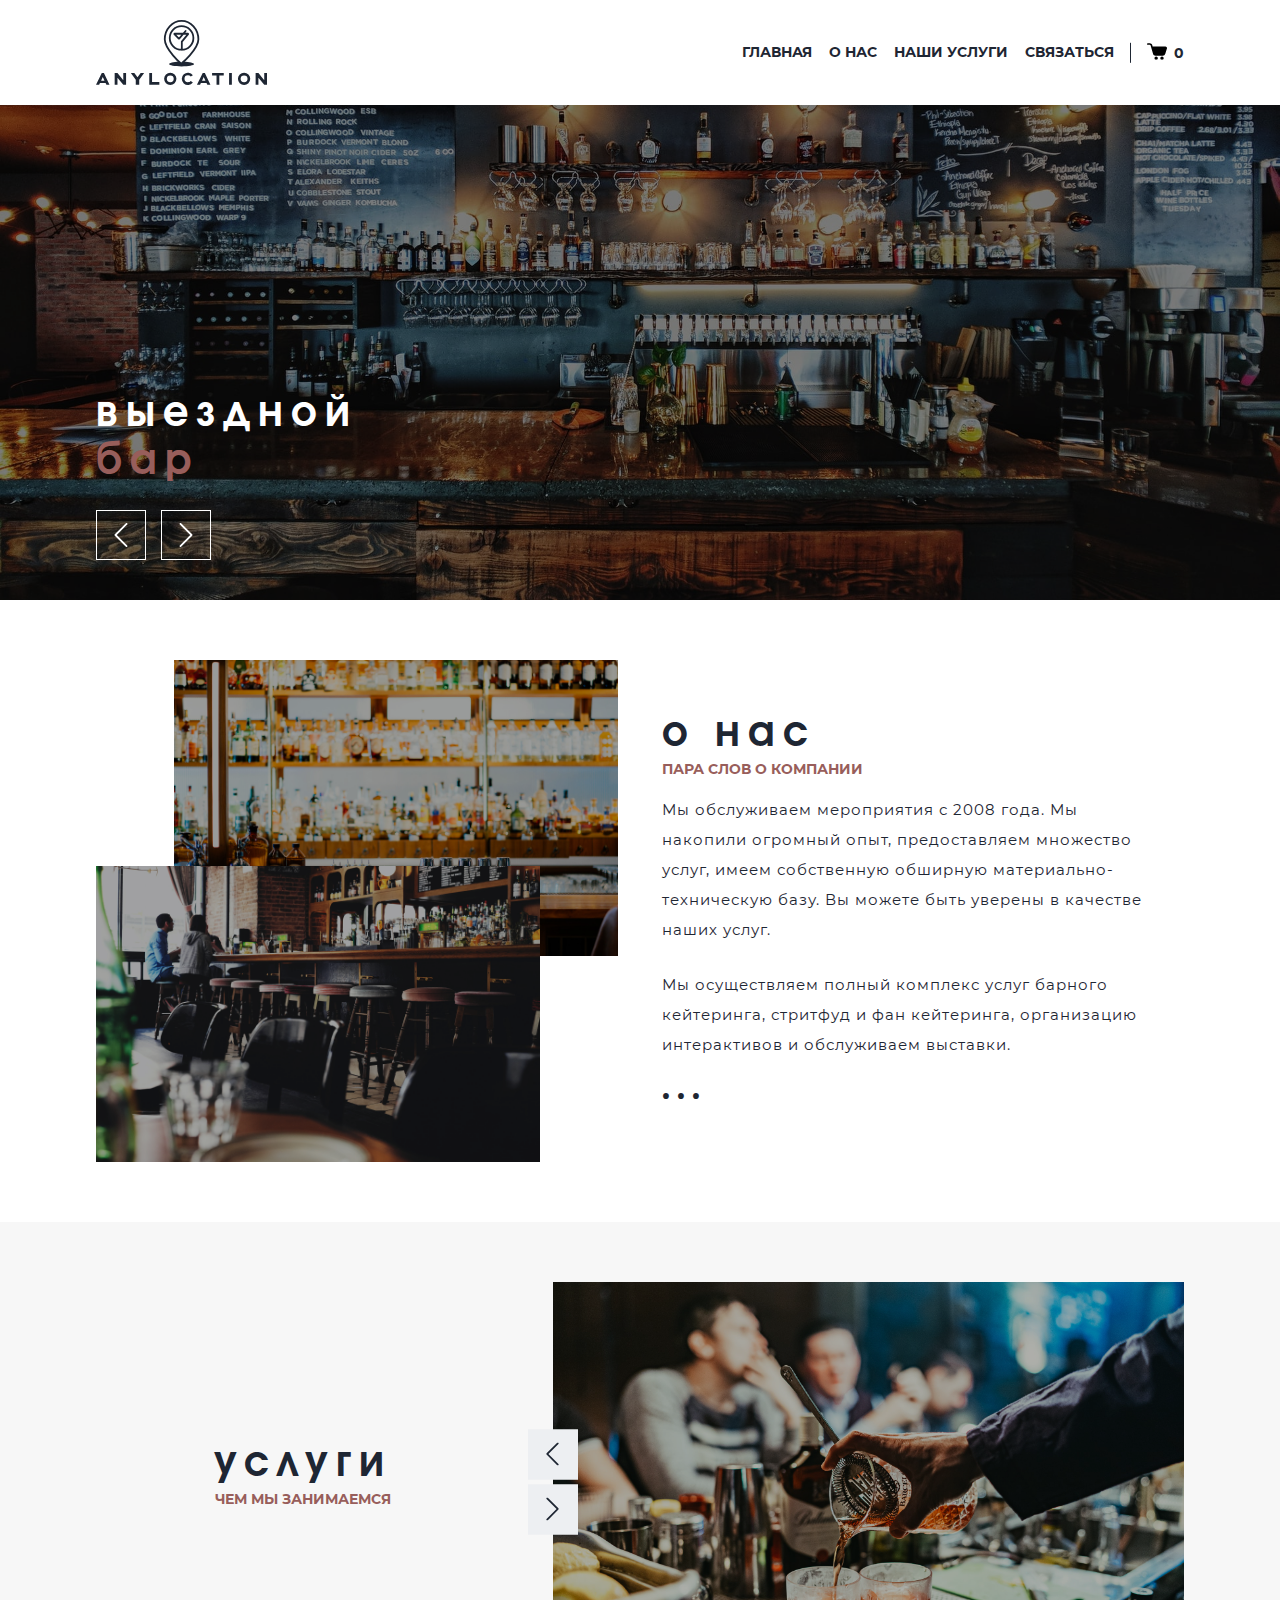
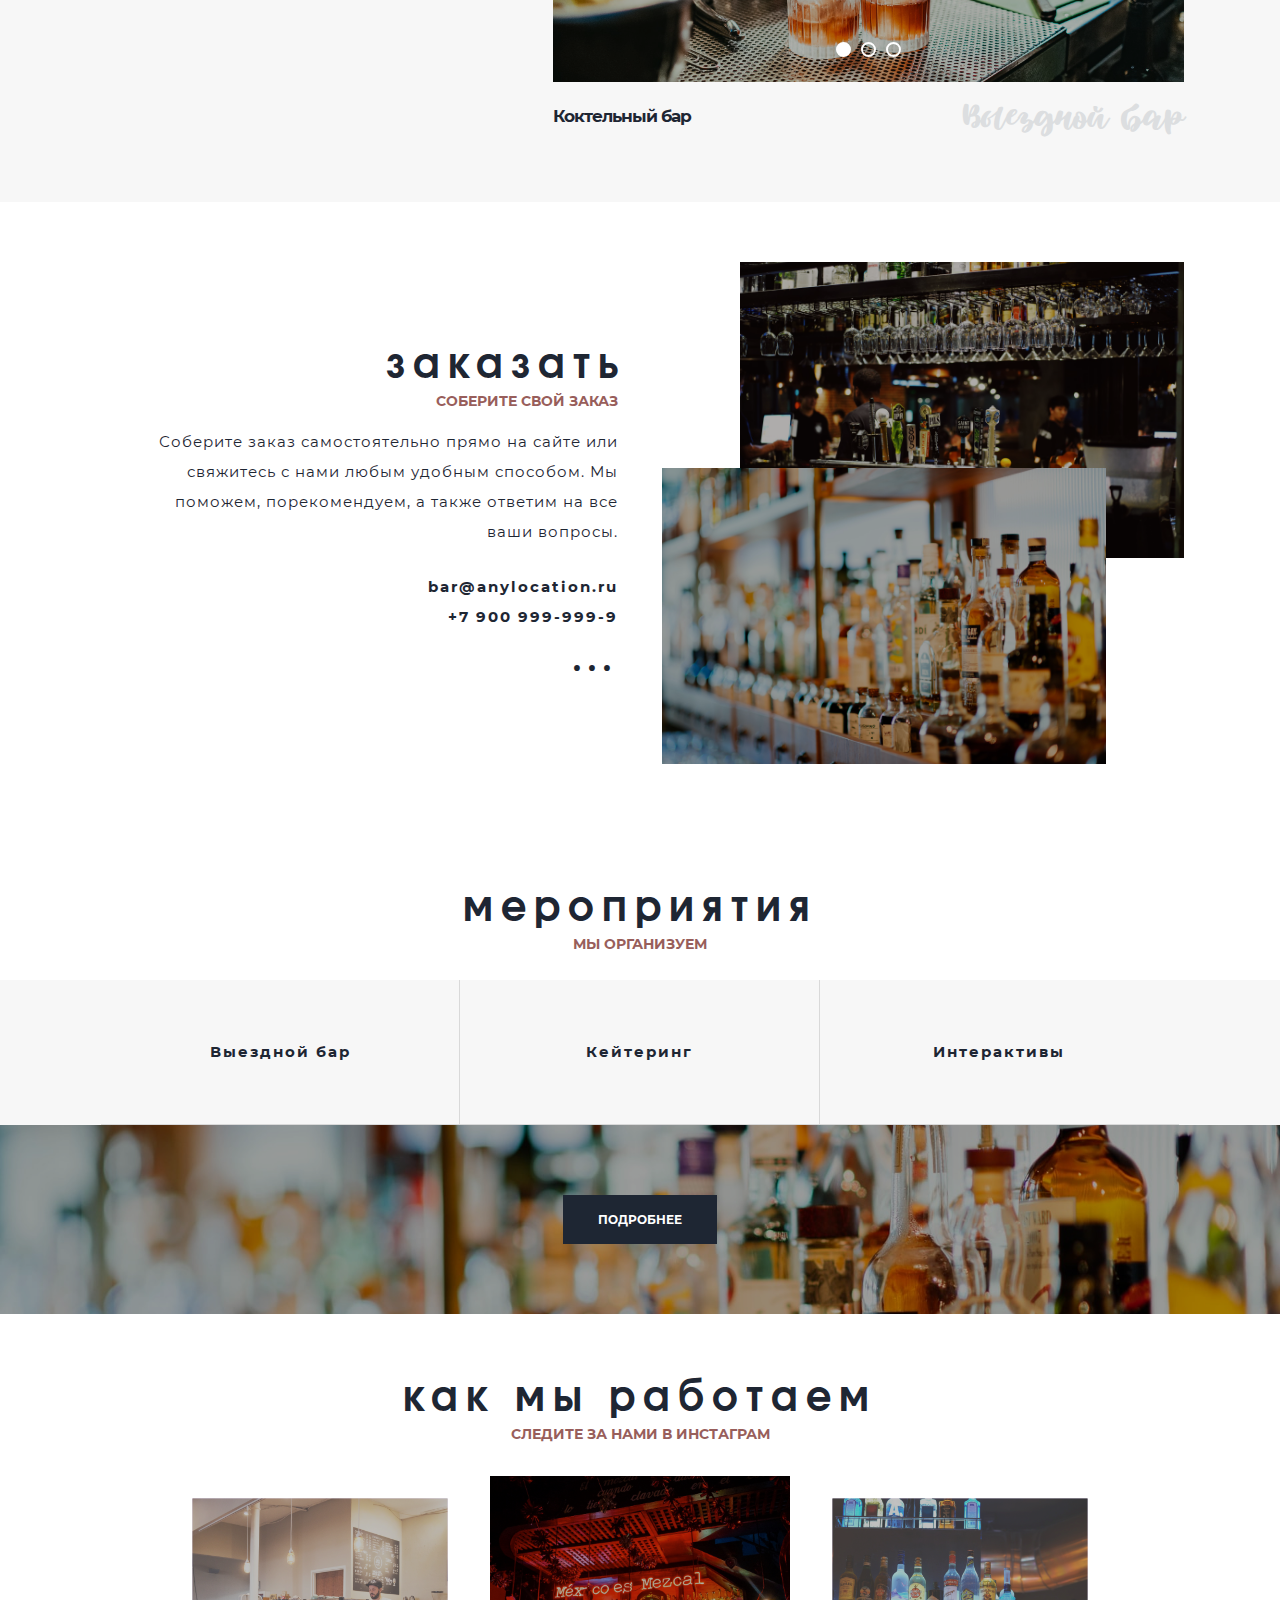
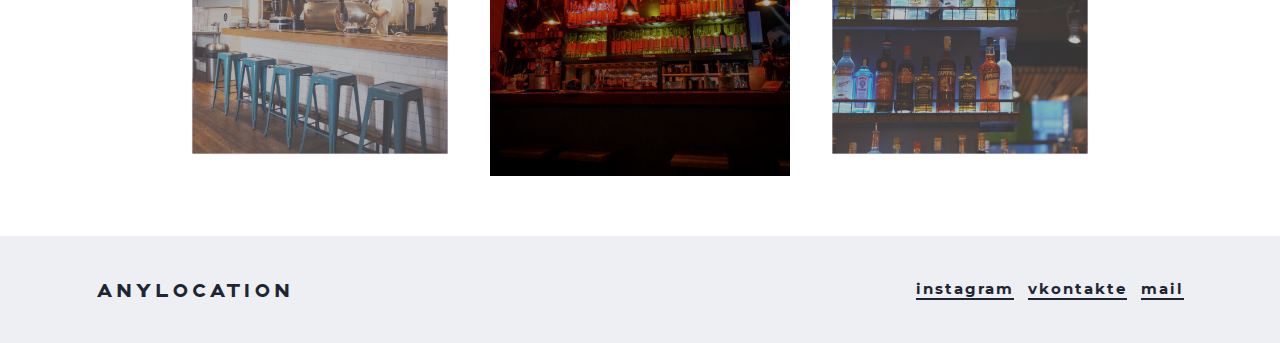
<file: index.html>
<!DOCTYPE html>
<html lang="ru">

<head>
    <meta charset="UTF-8">
    <meta name="viewport" content="width=device-width, initial-scale=1.0">
    <title>Document</title>
    <link rel="stylesheet" href="css/normalize.css">
    <link rel="stylesheet" href="css/skeleton.css">
    <link rel="stylesheet" href="css/custom.css">
    <link rel="stylesheet" href="fonts/font.css">
</head>

<body>
    <div class="header">
        <div class="nav">
            <div class="container">
                <div class="nav-guts">
                    <div class="logo">
                        <a href="#">
                            <span>anylocation</span>
                            <svg xmlns="http://www.w3.org/2000/svg" viewBox="0 0 572.1 217.42">
                                <defs>
                                    <style>
                                    .cls-1 {
                                        fill: #1e2633
                                    }

                                    .cls-2 {
                                        fill: none;
                                        stroke: #1e2633;
                                        stroke-miterlimit: 10;
                                        stroke-width: 6px
                                    }
                                    </style>
                                </defs>
                                <g id="Слой_2" data-name="Слой 2">
                                    <g id="test">
                                        <g id="anylocation">
                                            <path class="cls-1" d="M32.1 211H13.2l-2.64 5.34H0l19.38-39h7.08l18.66 39H34.74zm-3.66-7.62l-5.82-12.54-5.52 12.54zM100.62 177.34v39h-9.36L71.82 193v23.34h-9.36v-39h9.36l19.44 24.3v-24.3zM161 177.34l-16.4 22.56v16.44H133V199.9l-16.44-22.56h11.64l10.62 14.16 10.56-14.16zM211.92 207v9.36h-33.78v-39h9.36V207zM269 196.9a20.55 20.55 0 11-20.52-20.58A20.51 20.51 0 01269 196.9zm-9 0a11.55 11.55 0 10-11.52 11.52A11.57 11.57 0 00260 196.9zM324.06 209a20.58 20.58 0 110-24.36l-7.06 4.58a13.53 13.53 0 00-9.48-4 11.55 11.55 0 000 23.1c3.9 0 6.36-1.26 9.48-3.9zM369.72 211h-18.9l-2.64 5.34h-10.56l19.38-39h7.08l18.66 39h-10.38zm-3.66-7.62l-5.82-12.54-5.52 12.54zM427.32 185.74H412.5v30.6h-9.36v-30.6h-14.82v-8.4h39zM454.5 177.34v39h-9.36v-39zM515.88 196.9a20.55 20.55 0 11-20.52-20.58 20.51 20.51 0 0120.52 20.58zm-9 0a11.55 11.55 0 10-11.52 11.52 11.57 11.57 0 0011.52-11.52zM572.1 177.34v39h-9.36L543.3 193v23.34h-9.36v-39h9.36l19.44 24.3v-24.3z" />
                                        </g>
                                        <g id="mappin">
                                            <path class="cls-1" d="M292.86 139.55c-4.75 4.37-7.85 6.95-7.85 6.95s-2.93-2.55-7.44-6.88c-18.92.77-33.12 4-33.12 7.85 0 4.43 18.72 8 41.81 8s41.81-3.59 41.81-8c0-4-15.26-7.31-35.21-7.92z" />
                                            <path id="_3" data-name="3" class="cls-2" d="M285 146.5s-55-47.78-55-81.8S255.24 3 286.26 3s56.25 27.68 56.25 61.7S285 146.5 285 146.5z" />
                                            <circle id="_2" data-name="2" class="cls-2" cx="286.26" cy="59.9" r="39.53" />
                                            <path id="_1" data-name="1" d="M287.09 98.43v-25.5a.86.86 0 01.19-.53l20.74-25a.83.83 0 00-.65-1.36h-44.49a.83.83 0 00-.58 1.42l14.63 14.63a.83.83 0 001.18 0l21.63-25.32" stroke-linecap="round" fill="none" stroke="#1e2633" stroke-miterlimit="10" stroke-width="6" />
                                        </g>
                                    </g>
                                </g>
                            </svg>
                        </a>
                    </div>
                    <div class="menu-head">
                        <div class="shopping-cart">
                            <a href="cart.html">
                                <span>0</span>
                            </a>
                        </div>
                        <div class="hamburger">
                            <span class="line"></span>
                            <span class="line"></span>
                            <span class="line"></span>
                        </div>
                    </div>
                </div>
                <div class="menu">
                    <ul>
                        <li><a href="index.html">главная</a></li>
                        <li><a href="#">о нас</a></li>
                        <li><a href="menu.html">наши услуги</a></li>
                        <li><a href="#">связаться</a></li>
                    </ul>
                </div>
            </div>
        </div>
        <div class="home overlay">
            <div class="container">
                <div class="home-guts">
                    <div class="slide">
                        <div class="text">
                            <h1>выездной <span>бар</span></h1>
                        </div>
                    </div>
                    <div class="controls">
                        <a href="#">
                            <svg viewBox="0 0 443.52 443.52">
                                <path d="M336.226 209.591l-204.8-204.8c-6.78-6.548-17.584-6.36-24.132.42-6.388 6.614-6.388 17.099 0 23.712l192.734 192.734-192.734 192.734c-6.663 6.664-6.663 17.468 0 24.132 6.665 6.663 17.468 6.663 24.132 0l204.8-204.8c6.663-6.665 6.663-17.468 0-24.132z" />
                            </svg>
                        </a>
                        <a href="#">
                            <svg viewBox="0 0 443.52 443.52">
                                <path d="M336.226 209.591l-204.8-204.8c-6.78-6.548-17.584-6.36-24.132.42-6.388 6.614-6.388 17.099 0 23.712l192.734 192.734-192.734 192.734c-6.663 6.664-6.663 17.468 0 24.132 6.665 6.663 17.468 6.663 24.132 0l204.8-204.8c6.663-6.665 6.663-17.468 0-24.132z" />
                            </svg>
                        </a>
                    </div>
                </div>
            </div>
        </div>
    </div>
    <div class="section about-us">
        <div class="container">
            <div class="row">
                <div class="col">
                    <div class="section-images">
                        <div class="image overlay">
                            <img src="images/home.jpg" alt="cho-to">
                        </div>
                        <div class="image overlay">
                            <img src="images/home(1).jpg" alt="cho-to">
                        </div>
                    </div>
                </div>
                <div class="col">
                    <div class="section-text">
                        <div class="title">
                            <h1>о нас</h1>
                            <span>пара слов о компании</span>
                        </div>
                        <div class="body">
                            <p>Мы обслуживаем мероприятия с 2008 года. Мы накопили огромный опыт, предоставляем множество услуг, имеем собственную обширную материально-техническую базу. Вы можете быть уверены в качестве наших услуг.</p>
                            <p>Мы осуществляем полный комплекс услуг барного кейтеринга, стритфуд и фан кейтеринга, организацию интерактивов и обслуживаем выставки.</p>
                            <a class="more" href="#">...</a>
                        </div>
                    </div>
                </div>
            </div>
        </div>
    </div>
    <div class="section service">
        <div class="container">
            <div class="row">
                <div class="col">
                    <div class="section-text">
                        <div class="title" style="text-align: center;">
                            <h1>услуги</h1>
                            <span>чем мы занимаемся</span>
                        </div>
                    </div>
                </div>
                <div class="col">
                    <div class="service-guts">
                        <div class="slide">
                            <div class="image overlay">
                                <img src="images/home(3).jpg" alt="cho-to">
                            </div>
                            <div class="text">
                                <h2>Коктельный бар</h2>
                                <h1>Выездной бар</h1>
                            </div>
                        </div>
                        <div class="thumb">
                            <span current></span>
                            <span></span>
                            <span></span>
                        </div>
                        <div class="controls">
                            <a href="#">
                                <svg viewBox="0 0 443.52 443.52">
                                    <path d="M336.226 209.591l-204.8-204.8c-6.78-6.548-17.584-6.36-24.132.42-6.388 6.614-6.388 17.099 0 23.712l192.734 192.734-192.734 192.734c-6.663 6.664-6.663 17.468 0 24.132 6.665 6.663 17.468 6.663 24.132 0l204.8-204.8c6.663-6.665 6.663-17.468 0-24.132z" />
                                </svg>
                            </a>
                            <a href="#">
                                <svg viewBox="0 0 443.52 443.52">
                                    <path d="M336.226 209.591l-204.8-204.8c-6.78-6.548-17.584-6.36-24.132.42-6.388 6.614-6.388 17.099 0 23.712l192.734 192.734-192.734 192.734c-6.663 6.664-6.663 17.468 0 24.132 6.665 6.663 17.468 6.663 24.132 0l204.8-204.8c6.663-6.665 6.663-17.468 0-24.132z" />
                                </svg>
                            </a>
                        </div>
                    </div>
                </div>
            </div>
        </div>
    </div>
    <div class="section reverse bid">
        <div class="container">
            <div class="row">
                <div class="col">
                    <div class="section-images">
                        <div class="image overlay">
                            <img src="images/home(5).jpg" alt="cho-to">
                        </div>
                        <div class="image overlay">
                            <img src="images/home(6).jpg" alt="cho-to">
                        </div>
                    </div>
                </div>
                <div class="col">
                    <div class="section-text">
                        <div class="title">
                            <h1>заказать</h1>
                            <span>соберите свой заказ</span>
                        </div>
                        <div class="body">
                            <p>Соберите заказ самостоятельно прямо на сайте или свяжитесь с нами любым удобным способом. Мы поможем, порекомендуем, а также ответим на все ваши вопросы.</p>
                            <p>
                                <a href="#">bar@anylocation.ru</a>
                                <br>
                                <a href="#">+7 900 999-999-9</a>
                            </p>
                            <a href="#" class="more">...</a>
                        </div>
                    </div>
                </div>
            </div>
        </div>
    </div>
    <div class="section events">
        <div class="container">
            <div class="section-text">
                <div class="title" style="text-align: center;">
                    <h1>мероприятия</h1>
                    <span>мы организуем</span>
                </div>
            </div>
        </div>
        <div class="table">
            <div class="container">
                <div class="row">
                    <div class="col">
                        <a class="event" href="#">Выездной бар</a>
                    </div>
                    <div class="col">
                        <a class="event" href="#">Кейтеринг</a>
                    </div>
                    <div class="col">
                        <a class="event" href="#">Интерактивы</a>
                    </div>
                </div>
            </div>
        </div>
        <div class="more-details overlay">
            <a class="main-button" href="#">подробнее</a>
        </div>
    </div>
    <div class="section social">
        <div class="container">
            <div class="section-text">
                <div class="title" style="text-align: center;">
                    <h1>как мы работаем</h1>
                    <span>следите за нами в инстаграм</span>
                </div>
            </div>
            <div class="social-outer">
                <div class="social-guts">
                </div>
                <div class="swipe"></div>
            </div>
        </div>
    </div>
    <div class="footer">
        <div class="container">
            <div class="footer-guts">
                <div class="logo">
                    <a href="#">
                        <span>anylocation</span>
                    </a>
                </div>
                <div class="links">
                    <a href="#">instagram</a>
                    <a href="#">vkontakte</a>
                    <a href="#">mail</a>
                </div>
            </div>
        </div>
    </div>
</body>
<script src="scripts/main.js"></script>
<script src="https://hammerjs.github.io/dist/hammer.js"></script>
<script src="scripts/slider.js"></script>
</html>
</file>
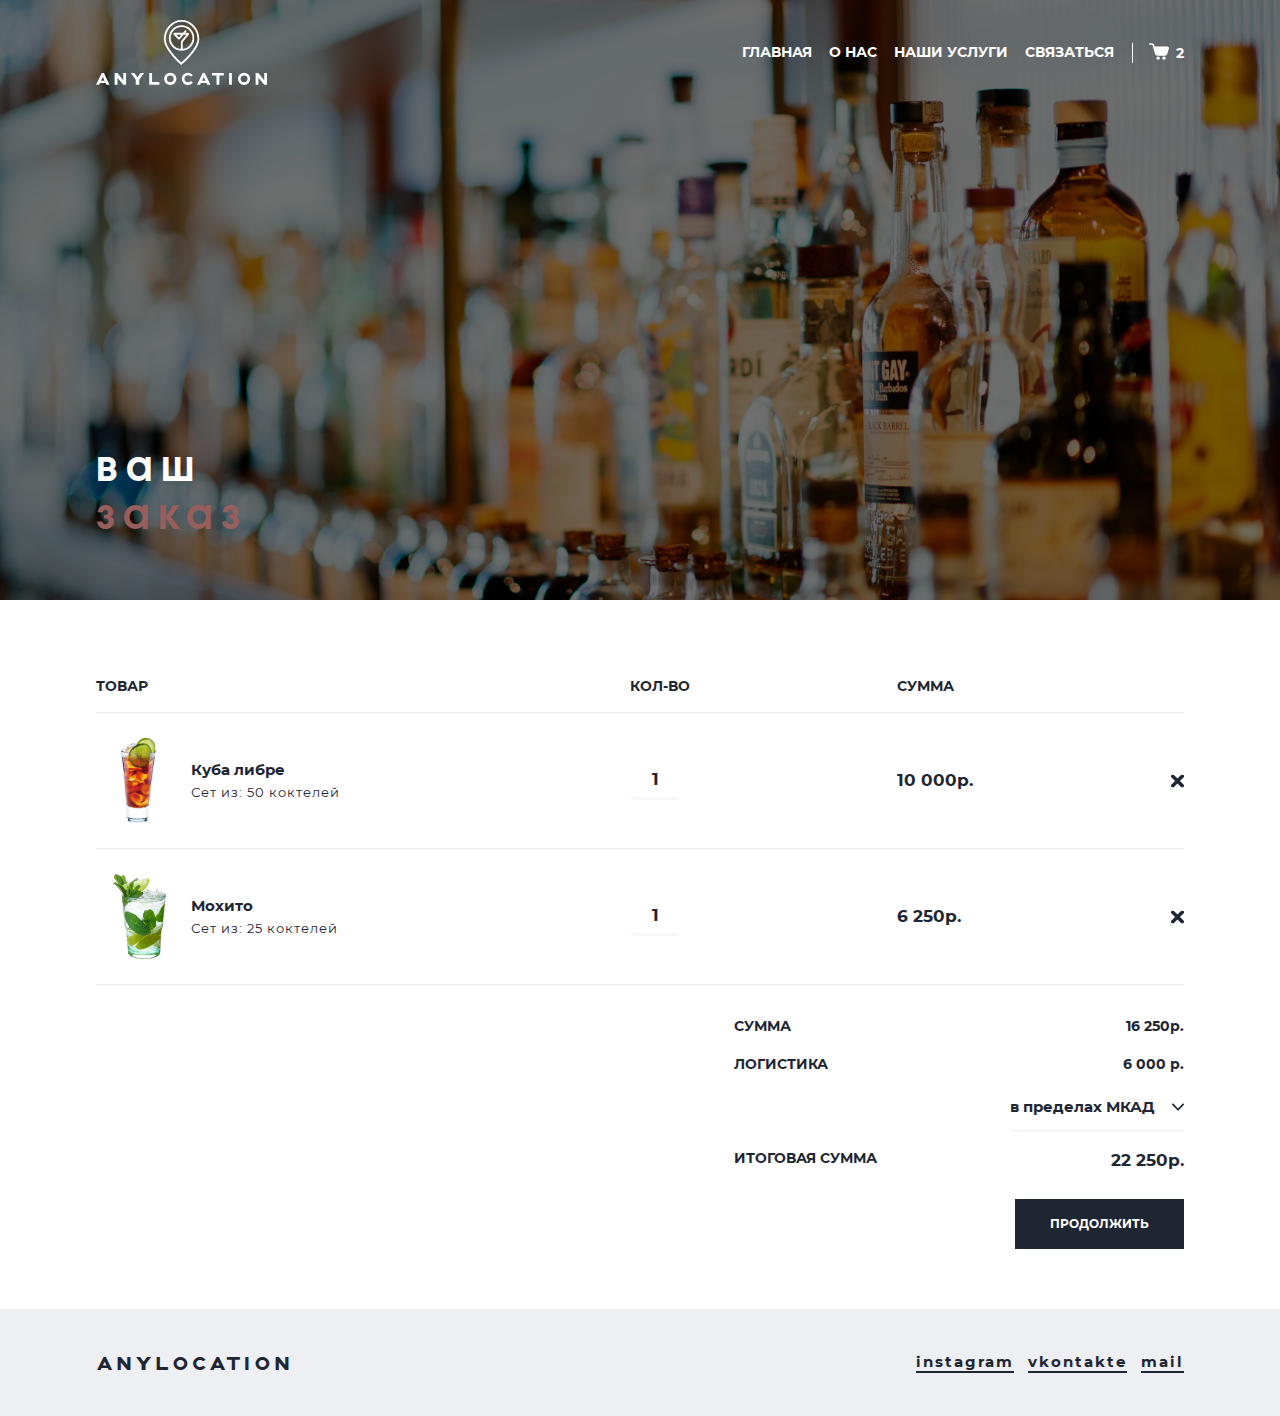
<file: cart.html>
<head>
    <meta charset="UTF-8">
    <meta name="viewport" content="width=device-width, initial-scale=1.0">
    <title>Document</title>
    <link rel="stylesheet" href="css/normalize.css">
    <link rel="stylesheet" href="css/skeleton.css">
    <link rel="stylesheet" href="css/custom.css">
    <link rel="stylesheet" href="fonts/font.css">
    <style>
        .sub-page .home {
            background-position: center 40%;
            background-image: url('images/home(6).jpg');
            background-size: cover;
        }
    </style>
</head>

<body class="sub-page">
    <div class="header">
        <div class="nav">
            <div class="test"></div>
            <div class="container">
                <div class="nav-guts">
                    <div class="logo">
                        <a href="#">
                            <span>anylocation</span>
                            <svg xmlns="http://www.w3.org/2000/svg" viewBox="0 0 572.1 217.42">
                                <defs>
                                    <style>
                                        .cls-1 {
                                        fill: #1e2633
                                    }

                                    .cls-2 {
                                        fill: none;
                                        stroke: #1e2633;
                                        stroke-miterlimit: 10;
                                        stroke-width: 6px
                                    }
                                    </style>
                                </defs>
                                <g id="Слой_2" data-name="Слой 2">
                                    <g id="test">
                                        <g id="anylocation">
                                            <path class="cls-1" d="M32.1 211H13.2l-2.64 5.34H0l19.38-39h7.08l18.66 39H34.74zm-3.66-7.62l-5.82-12.54-5.52 12.54zM100.62 177.34v39h-9.36L71.82 193v23.34h-9.36v-39h9.36l19.44 24.3v-24.3zM161 177.34l-16.4 22.56v16.44H133V199.9l-16.44-22.56h11.64l10.62 14.16 10.56-14.16zM211.92 207v9.36h-33.78v-39h9.36V207zM269 196.9a20.55 20.55 0 11-20.52-20.58A20.51 20.51 0 01269 196.9zm-9 0a11.55 11.55 0 10-11.52 11.52A11.57 11.57 0 00260 196.9zM324.06 209a20.58 20.58 0 110-24.36l-7.06 4.58a13.53 13.53 0 00-9.48-4 11.55 11.55 0 000 23.1c3.9 0 6.36-1.26 9.48-3.9zM369.72 211h-18.9l-2.64 5.34h-10.56l19.38-39h7.08l18.66 39h-10.38zm-3.66-7.62l-5.82-12.54-5.52 12.54zM427.32 185.74H412.5v30.6h-9.36v-30.6h-14.82v-8.4h39zM454.5 177.34v39h-9.36v-39zM515.88 196.9a20.55 20.55 0 11-20.52-20.58 20.51 20.51 0 0120.52 20.58zm-9 0a11.55 11.55 0 10-11.52 11.52 11.57 11.57 0 0011.52-11.52zM572.1 177.34v39h-9.36L543.3 193v23.34h-9.36v-39h9.36l19.44 24.3v-24.3z" />
                                        </g>
                                        <g id="mappin">
                                            <path class="cls-1" d="M292.86 139.55c-4.75 4.37-7.85 6.95-7.85 6.95s-2.93-2.55-7.44-6.88c-18.92.77-33.12 4-33.12 7.85 0 4.43 18.72 8 41.81 8s41.81-3.59 41.81-8c0-4-15.26-7.31-35.21-7.92z" />
                                            <path id="_3" data-name="3" class="cls-2" d="M285 146.5s-55-47.78-55-81.8S255.24 3 286.26 3s56.25 27.68 56.25 61.7S285 146.5 285 146.5z" />
                                            <circle id="_2" data-name="2" class="cls-2" cx="286.26" cy="59.9" r="39.53" />
                                            <path id="_1" data-name="1" d="M287.09 98.43v-25.5a.86.86 0 01.19-.53l20.74-25a.83.83 0 00-.65-1.36h-44.49a.83.83 0 00-.58 1.42l14.63 14.63a.83.83 0 001.18 0l21.63-25.32" stroke-linecap="round" fill="none" stroke="#1e2633" stroke-miterlimit="10" stroke-width="6" />
                                        </g>
                                    </g>
                                </g>
                            </svg>
                        </a>
                    </div>
                    <div class="menu-head">
                        <div class="shopping-cart">
                            <a href="cart.html">
                                <span>2</span>
                            </a>
                        </div>
                        <div class="hamburger">
                            <span class="line"></span>
                            <span class="line"></span>
                            <span class="line"></span>
                        </div>
                    </div>
                </div>
                <div class="menu">
                    <ul>
                        <li><a href="index.html">главная</a></li>
                        <li><a href="#">о нас</a></li>
                        <li><a href="menu.html">наши услуги</a></li>
                        <li><a href="#">связаться</a></li>
                    </ul>
                </div>
            </div>
        </div>
        <div class="home overlay">
            <div class="container">
                <div class="home-guts">
                    <div class="slide">
                        <div class="text">
                            <h1>ваш</h1>
                            <h2>заказ</h2>
                        </div>
                    </div>
                </div>
            </div>
        </div>
    </div>
    <div class="section cart">
        <div class="container">
            <div class="cart-table">
                <div class="row head">
                    <div class="cell">
                        <span>товар</span>
                    </div>
                    <div class="cell">
                        <span>кол-во</span>
                    </div>
                    <div class="cell">
                        <span>сумма</span>
                    </div>
                </div>
                <div class="row">
                    <div class="cell">
                        <div class="product">
                            <div class="preview"></div>
                            <div class="text">
                                <a href="#">Куба либре</a><br>
                                <p>Сет из: <span>50 коктелей</span></p>
                            </div>
                        </div>
                    </div>
                    <div class="cell">
                        <div class="qty">
                            <input type="text" value="1">
                        </div>
                    </div>
                    <div class="cell">
                        <div class="total">
                            <span>10 000р.</span>
                        </div>
                    </div>
                    <a href="#" class="remove">
                        <svg viewBox="0 0 45.334 45.334">
                            <path d="M43.576 35.092L31.152 22.668l12.424-12.424a6 6 0 00-8.485-8.485L22.666 14.183 10.242 1.758a6 6 0 00-8.485 8.485l12.425 12.424L1.757 35.091a6 6 0 108.486 8.485l12.423-12.423 12.425 12.424c1.173 1.171 2.707 1.757 4.243 1.757s3.071-.586 4.243-1.757a6 6 0 00-.001-8.485z" />
                        </svg>
                    </a>
                </div>
                <div class="row">
                    <div class="cell">
                        <div class="product">
                            <div class="preview" style="background-image: url('images/preview(1).jpg')"></div>
                            <div class="text">
                                <a href="#">Мохито</a><br>
                                <p>Сет из: <span>25 коктелей</span></p>
                            </div>
                        </div>
                    </div>
                    <div class="cell">
                        <div class="qty">
                            <input type="text" value="1">
                        </div>
                    </div>
                    <div class="cell">
                        <div class="total">
                            <span>6 250р.</span>
                        </div>
                    </div>
                    <a href="#" class="remove">
                        <svg viewBox="0 0 45.334 45.334">
                            <path d="M43.576 35.092L31.152 22.668l12.424-12.424a6 6 0 00-8.485-8.485L22.666 14.183 10.242 1.758a6 6 0 00-8.485 8.485l12.425 12.424L1.757 35.091a6 6 0 108.486 8.485l12.423-12.423 12.425 12.424c1.173 1.171 2.707 1.757 4.243 1.757s3.071-.586 4.243-1.757a6 6 0 00-.001-8.485z" />
                        </svg>
                    </a>
                </div>
            </div>
            <div class="checkout-wrap">
                <div class="checkout">
                    <div class="item">
                        <span>сумма</span>
                        <span class="value">16 250р.</span>
                    </div>
                    <div class="item calculate">
                        <span>Логистика</span>
                        <span class="value">6 000 р.</span>
                        <div class="select-wrap">
                            <a href="#" class="act">в пределах МКАД</a>
                        </div>
                    </div>
                    <div class="item total">
                        <span>Итоговая сумма</span>
                        <span class="value">22 250р.</span>
                    </div>
                    <div class="item proceed">
                        <a class="main-button" href="checkout.html">продолжить</a>
                    </div>
                </div>
            </div>
        </div>
    </div>
    <div class="footer">
        <div class="container">
            <div class="footer-guts">
                <div class="logo">
                    <a href="#">
                        <span>anylocation</span>
                    </a>
                </div>
                <div class="links">
                    <a href="#">instagram</a>
                    <a href="#">vkontakte</a>
                    <a href="#">mail</a>
                </div>
            </div>
        </div>
    </div>
    <script src="scripts/main.js"></script>
</body>

</html>
</file>
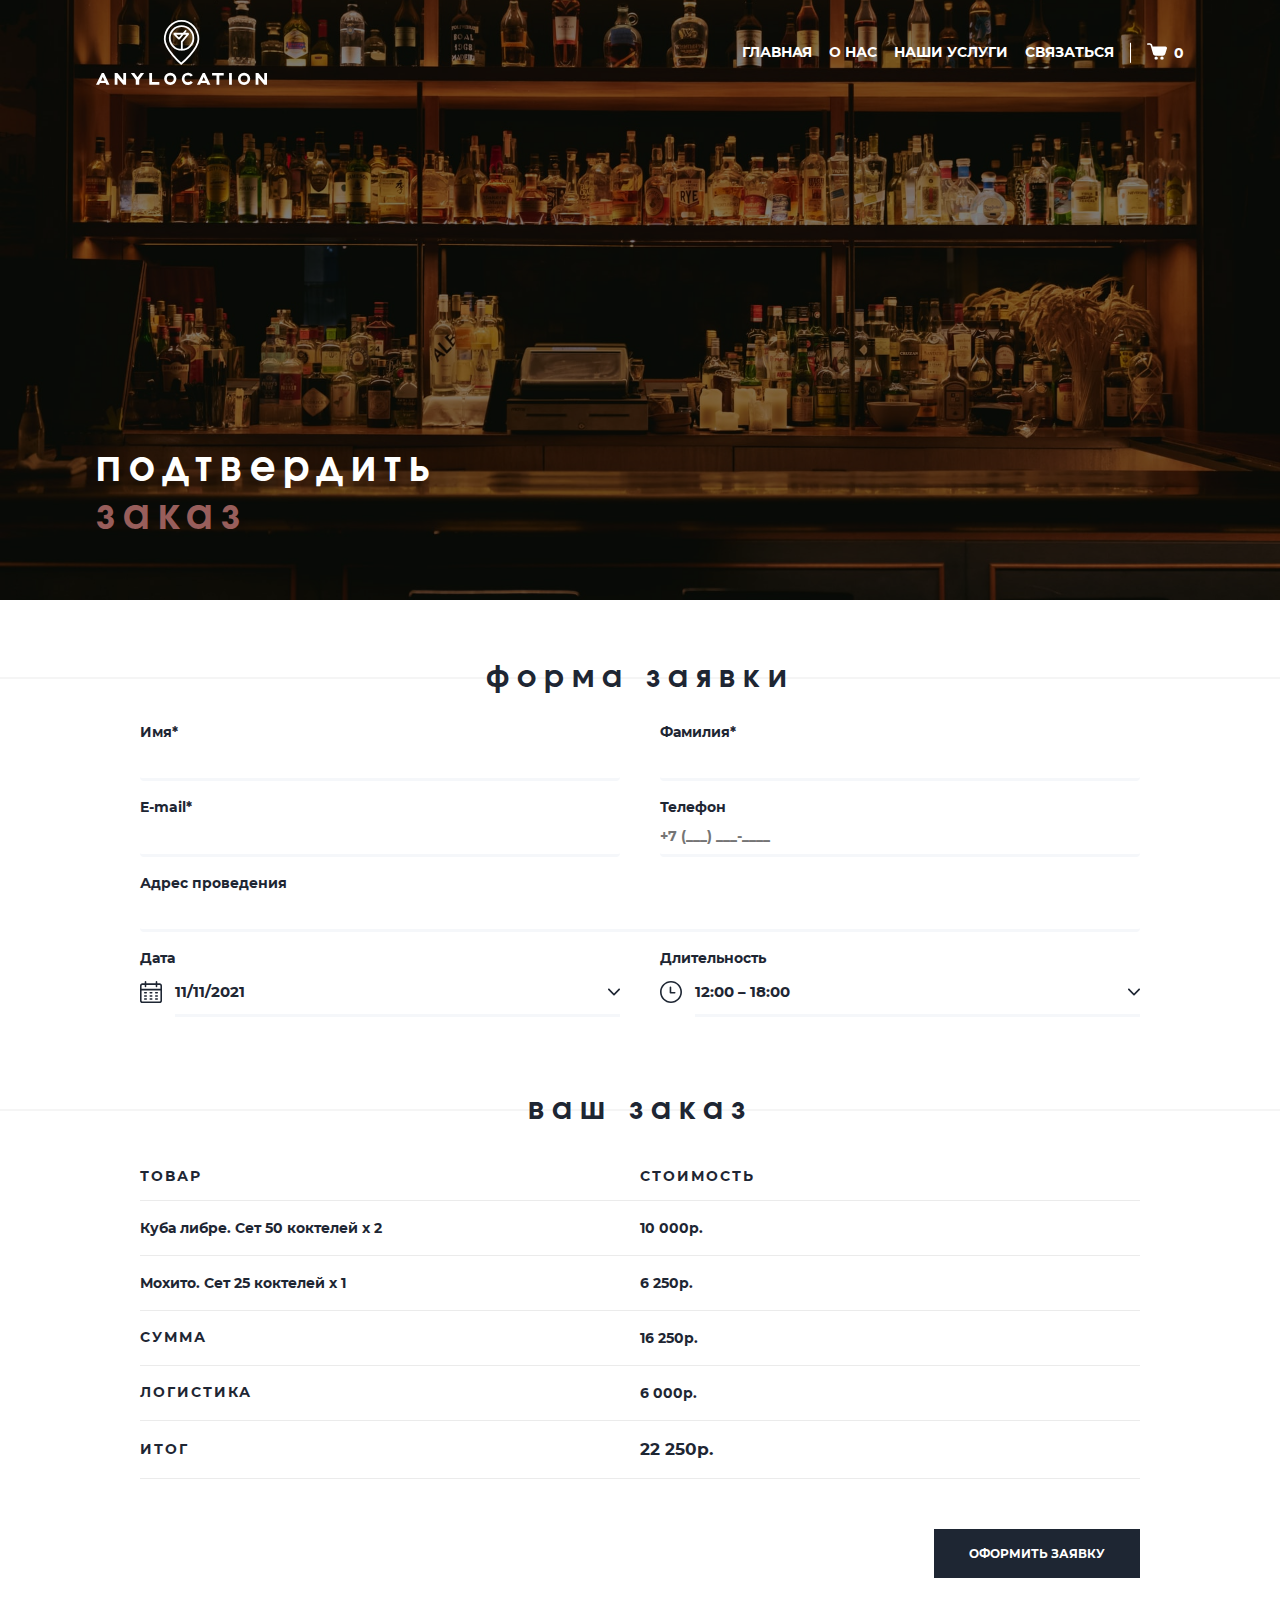
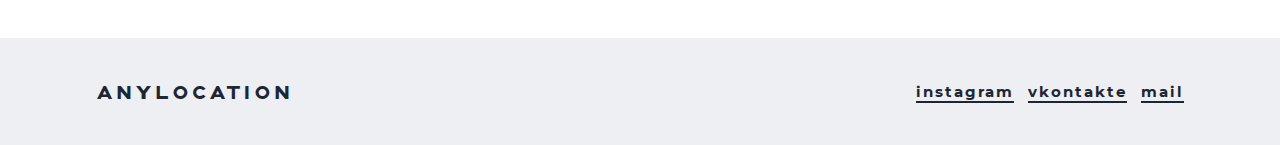
<file: checkout.html>
<!DOCTYPE html>
<html lang="ru">

<head>
    <meta charset="UTF-8">
    <meta name="viewport" content="width=device-width, initial-scale=1.0">
    <title>Document</title>
    <link rel="stylesheet" href="css/normalize.css">
    <link rel="stylesheet" href="css/skeleton.css">
    <link rel="stylesheet" href="css/custom.css">
    <link rel="stylesheet" href="fonts/font.css">
    <style>
        @media (min-width: 1000px) {
        .home {
            background-position: center 50%;
        }
    }
    </style>
</head>

<body class="sub-page">
    <div class="header">
        <div class="nav">
            <div class="test"></div>
            <div class="container">
                <div class="nav-guts">
                    <div class="logo">
                        <a href="#">
                            <span>anylocation</span>
                            <svg xmlns="http://www.w3.org/2000/svg" viewBox="0 0 572.1 217.42">
                                <defs>
                                    <style>
                                        .cls-1 {
                                        fill: #1e2633
                                    }

                                    .cls-2 {
                                        fill: none;
                                        stroke: #1e2633;
                                        stroke-miterlimit: 10;
                                        stroke-width: 6px
                                    }
                                    </style>
                                </defs>
                                <g id="Слой_2" data-name="Слой 2">
                                    <g id="test">
                                        <g id="anylocation">
                                            <path class="cls-1" d="M32.1 211H13.2l-2.64 5.34H0l19.38-39h7.08l18.66 39H34.74zm-3.66-7.62l-5.82-12.54-5.52 12.54zM100.62 177.34v39h-9.36L71.82 193v23.34h-9.36v-39h9.36l19.44 24.3v-24.3zM161 177.34l-16.4 22.56v16.44H133V199.9l-16.44-22.56h11.64l10.62 14.16 10.56-14.16zM211.92 207v9.36h-33.78v-39h9.36V207zM269 196.9a20.55 20.55 0 11-20.52-20.58A20.51 20.51 0 01269 196.9zm-9 0a11.55 11.55 0 10-11.52 11.52A11.57 11.57 0 00260 196.9zM324.06 209a20.58 20.58 0 110-24.36l-7.06 4.58a13.53 13.53 0 00-9.48-4 11.55 11.55 0 000 23.1c3.9 0 6.36-1.26 9.48-3.9zM369.72 211h-18.9l-2.64 5.34h-10.56l19.38-39h7.08l18.66 39h-10.38zm-3.66-7.62l-5.82-12.54-5.52 12.54zM427.32 185.74H412.5v30.6h-9.36v-30.6h-14.82v-8.4h39zM454.5 177.34v39h-9.36v-39zM515.88 196.9a20.55 20.55 0 11-20.52-20.58 20.51 20.51 0 0120.52 20.58zm-9 0a11.55 11.55 0 10-11.52 11.52 11.57 11.57 0 0011.52-11.52zM572.1 177.34v39h-9.36L543.3 193v23.34h-9.36v-39h9.36l19.44 24.3v-24.3z" />
                                        </g>
                                        <g id="mappin">
                                            <path class="cls-1" d="M292.86 139.55c-4.75 4.37-7.85 6.95-7.85 6.95s-2.93-2.55-7.44-6.88c-18.92.77-33.12 4-33.12 7.85 0 4.43 18.72 8 41.81 8s41.81-3.59 41.81-8c0-4-15.26-7.31-35.21-7.92z" />
                                            <path id="_3" data-name="3" class="cls-2" d="M285 146.5s-55-47.78-55-81.8S255.24 3 286.26 3s56.25 27.68 56.25 61.7S285 146.5 285 146.5z" />
                                            <circle id="_2" data-name="2" class="cls-2" cx="286.26" cy="59.9" r="39.53" />
                                            <path id="_1" data-name="1" d="M287.09 98.43v-25.5a.86.86 0 01.19-.53l20.74-25a.83.83 0 00-.65-1.36h-44.49a.83.83 0 00-.58 1.42l14.63 14.63a.83.83 0 001.18 0l21.63-25.32" stroke-linecap="round" fill="none" stroke="#1e2633" stroke-miterlimit="10" stroke-width="6" />
                                        </g>
                                    </g>
                                </g>
                            </svg>
                        </a>
                    </div>
                    <div class="menu-head">
                        <div class="shopping-cart">
                            <a href="#">
                                <span>0</span>
                            </a>
                        </div>
                        <div class="hamburger">
                            <span class="line"></span>
                            <span class="line"></span>
                            <span class="line"></span>
                        </div>
                    </div>
                </div>
                <div class="menu">
                    <ul>
                        <li><a href="#">главная</a></li>
                        <li><a href="#">о нас</a></li>
                        <li><a href="#">наши услуги</a></li>
                        <li><a href="#">связаться</a></li>
                    </ul>
                </div>
            </div>
        </div>
        <div class="home overlay">
            <div class="container">
                <div class="home-guts">
                    <div class="slide">
                        <div class="text">
                            <h1>подтвердить</h1>
                            <h2>заказ</h2>
                        </div>
                    </div>
                </div>
            </div>
        </div>
    </div>
    <div class="section checkout">
        <div class="step">
            <div class="step-head">
                <h1 class="step-name">форма заявки</h1>
            </div>
            <div class="container">
                <div class="checkout-form-wraper">
                    <form id="checkout-form">
                        <div class="group">
                            <div class="field">
                                <label for="name">Имя*</label>
                                <input type="text" id="name">
                            </div>
                            <div class="field">
                                <label for="surname">Фамилия*</label>
                                <input type="text" id="surname">
                            </div>
                        </div>
                        <div class="group">
                            <div class="field">
                                <label for="mail">E-mail*</label>
                                <input type="text" id="mail">
                            </div>
                            <div class="field">
                                <label for="tel">Телефон</label>
                                <input type="text" id="tel" placeholder="+7 (___) ___-____">
                            </div>
                        </div>
                        <div class="group">
                            <div class="field" style="max-width: 100%;">
                                <label for="adress">Адрес проведения</label>
                                <input type="text" id="adress">
                            </div>
                        </div>
                        <div class="group">
                            <div class="field">
                                <label>Дата</label>
                                <div class="select-wrap date-input">
                                    <a href="#" class="act">11/11/2021</a>
                                </div>
                            </div>
                            <div class="field">
                                <label>Длительность</label>
                                <div class="select-wrap time-input">
                                    <a href="#" class="act">12:00 – 18:00</a>
                                </div>
                            </div>
                        </div>
                    </form>
                </div>
            </div>
        </div>
        <div class="step">
            <div class="step-head">
                <h1 class="step-name">ваш заказ</h1>
            </div>
            <div class="container">
                <div class="checkout-total-wrap">
                    <div class="checkout-total">
                        <div class="row">
                            <div class="cell">
                                <h2>товар</h2>
                            </div>
                            <div class="cell">
                                <h2>стоимость</h2>
                            </div>
                        </div>
                        <div class="row">
                            <div class="cell">
                                <span class="product-name">Куба либре. Сет 50 коктелей x 2</span>
                            </div>
                            <div class="cell">
                                <span class="product-price">10 000р.</span>
                            </div>
                        </div>
                        <div class="row">
                            <div class="cell">
                                <span class="product-name">Мохито. Сет 25 коктелей x 1</span>
                            </div>
                            <div class="cell">
                                <span class="product-price">6 250р.</span>
                            </div>
                        </div>
                        <div class="row">
                            <div class="cell">
                                <h2>сумма</h2>
                            </div>
                            <div class="cell">
                                <span class="product-price">16 250р.</span>
                            </div>
                        </div>
                        <div class="row">
                            <div class="cell">
                                <h2>логистика</h2>
                            </div>
                            <div class="cell">
                                <span class="product-price">6 000р.</span>
                            </div>
                        </div>
                        <div class="row">
                            <div class="cell">
                                <h2>итог<h2>
                            </div>
                            <div class="cell">
                                <span class="total-price">22 250р.</span>
                            </div>
                        </div>
                    </div>
                    <div class="send">
                        <a class="main-button" href="#">Оформить заявку</a>
                    </div>
                </div>
            </div>
        </div>
    </div>
    <div class="footer">
        <div class="container">
            <div class="footer-guts">
                <div class="logo">
                    <a href="#">
                        <span>anylocation</span>
                    </a>
                </div>
                <div class="links">
                    <a href="#">instagram</a>
                    <a href="#">vkontakte</a>
                    <a href="#">mail</a>
                </div>
            </div>
        </div>
    </div>
    <script src="scripts/main.js"></script>
</body>

</html>
</file>
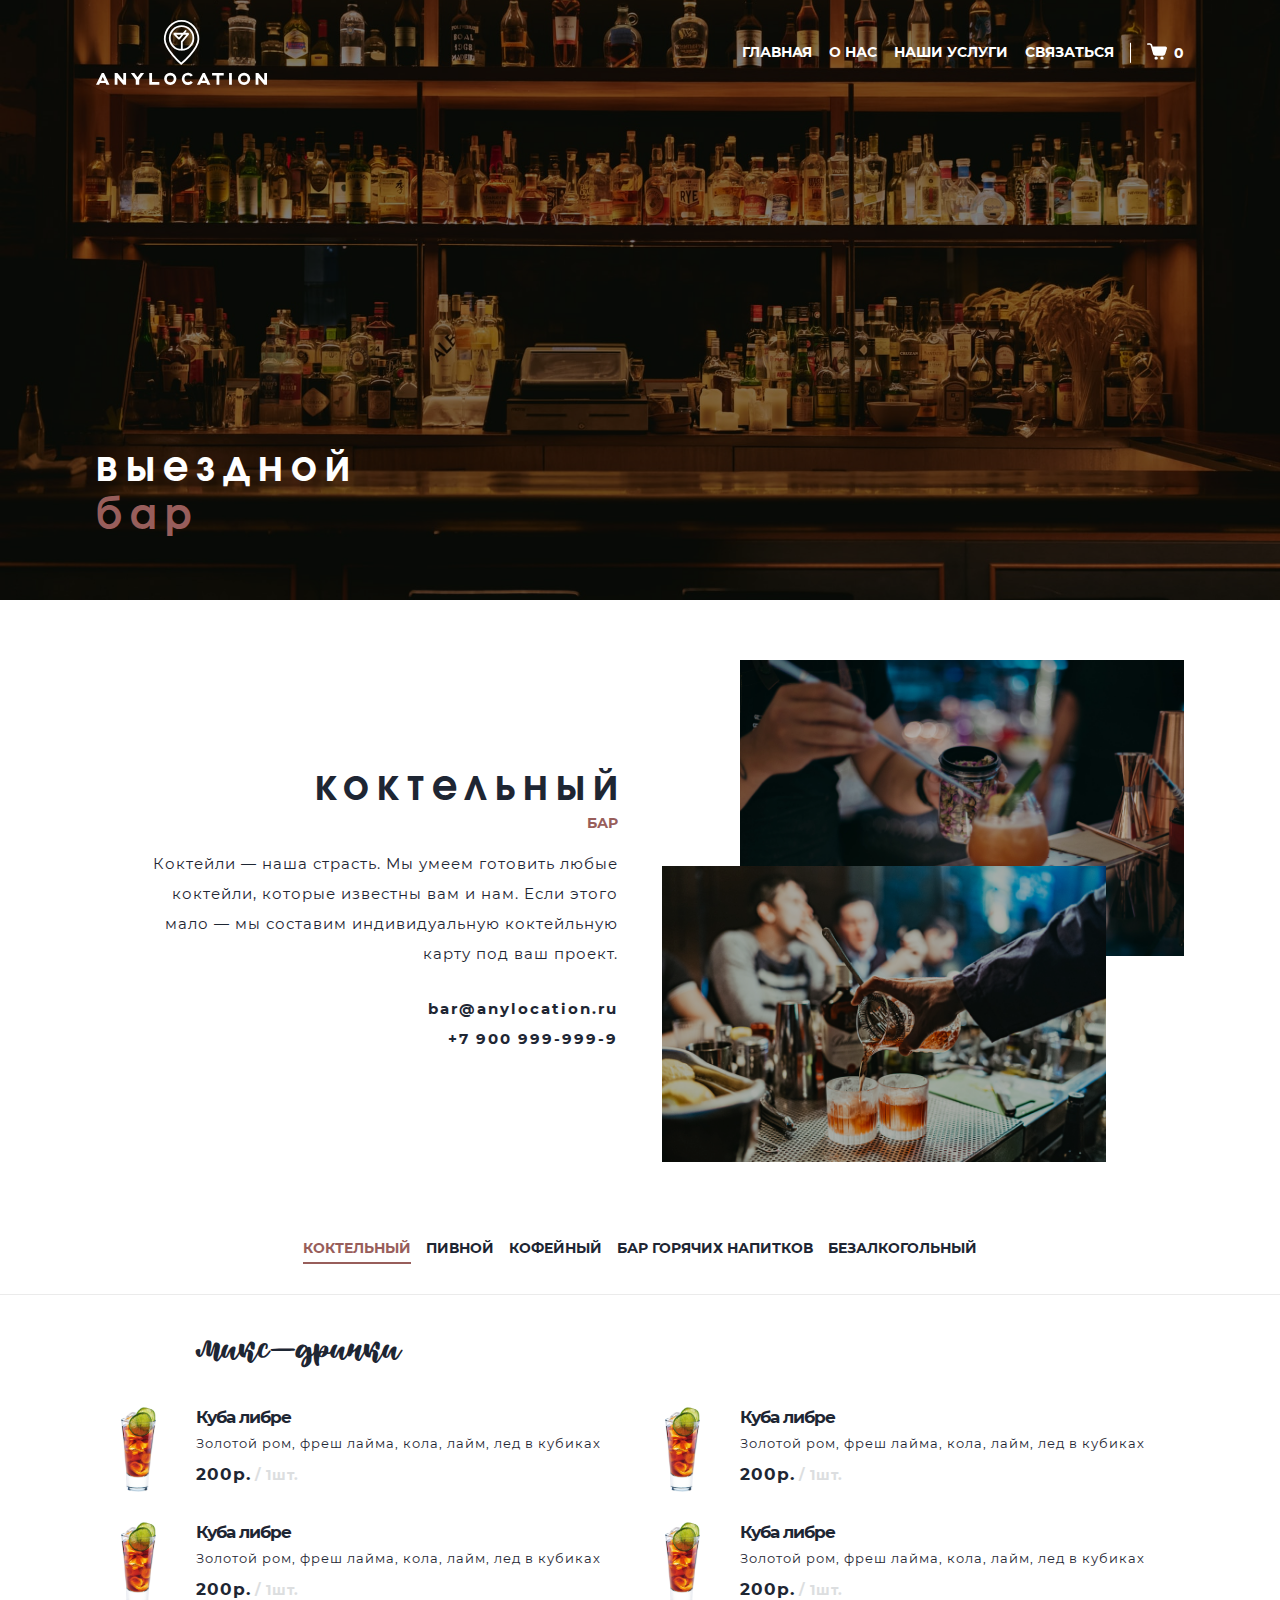
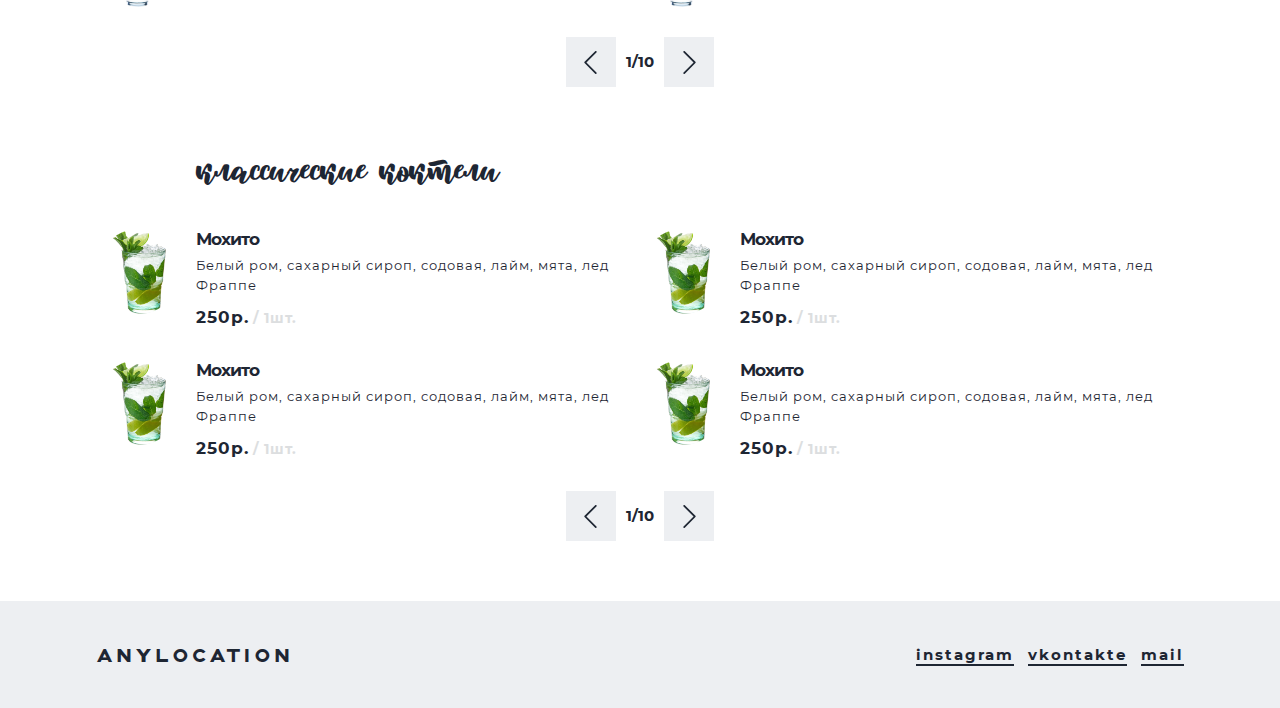
<file: menu.html>
<!DOCTYPE html>
<html lang="ru">

<head>
    <meta charset="UTF-8">
    <meta name="viewport" content="width=device-width, initial-scale=1.0">
    <title>Document</title>
    <link rel="stylesheet" href="css/normalize.css">
    <link rel="stylesheet" href="css/skeleton.css">
    <link rel="stylesheet" href="css/custom.css">
    <link rel="stylesheet" href="fonts/font.css">
    <style>
    @media (min-width: 1000px) {
        .home {
            background-position: center 50%;
        }
    }
    </style>
</head>

<body class="sub-page">
    <div class="header">
        <div class="nav">
            <div class="test"></div>
            <div class="container">
                <div class="nav-guts">
                    <div class="logo">
                        <a href="#">
                            <span>anylocation</span>
                            <svg xmlns="http://www.w3.org/2000/svg" viewBox="0 0 572.1 217.42">
                                <defs>
                                    <style>
                                    .cls-1 {
                                        fill: #1e2633
                                    }

                                    .cls-2 {
                                        fill: none;
                                        stroke: #1e2633;
                                        stroke-miterlimit: 10;
                                        stroke-width: 6px
                                    }
                                    </style>
                                </defs>
                                <g id="Слой_2" data-name="Слой 2">
                                    <g id="test">
                                        <g id="anylocation">
                                            <path class="cls-1" d="M32.1 211H13.2l-2.64 5.34H0l19.38-39h7.08l18.66 39H34.74zm-3.66-7.62l-5.82-12.54-5.52 12.54zM100.62 177.34v39h-9.36L71.82 193v23.34h-9.36v-39h9.36l19.44 24.3v-24.3zM161 177.34l-16.4 22.56v16.44H133V199.9l-16.44-22.56h11.64l10.62 14.16 10.56-14.16zM211.92 207v9.36h-33.78v-39h9.36V207zM269 196.9a20.55 20.55 0 11-20.52-20.58A20.51 20.51 0 01269 196.9zm-9 0a11.55 11.55 0 10-11.52 11.52A11.57 11.57 0 00260 196.9zM324.06 209a20.58 20.58 0 110-24.36l-7.06 4.58a13.53 13.53 0 00-9.48-4 11.55 11.55 0 000 23.1c3.9 0 6.36-1.26 9.48-3.9zM369.72 211h-18.9l-2.64 5.34h-10.56l19.38-39h7.08l18.66 39h-10.38zm-3.66-7.62l-5.82-12.54-5.52 12.54zM427.32 185.74H412.5v30.6h-9.36v-30.6h-14.82v-8.4h39zM454.5 177.34v39h-9.36v-39zM515.88 196.9a20.55 20.55 0 11-20.52-20.58 20.51 20.51 0 0120.52 20.58zm-9 0a11.55 11.55 0 10-11.52 11.52 11.57 11.57 0 0011.52-11.52zM572.1 177.34v39h-9.36L543.3 193v23.34h-9.36v-39h9.36l19.44 24.3v-24.3z" />
                                        </g>
                                        <g id="mappin">
                                            <path class="cls-1" d="M292.86 139.55c-4.75 4.37-7.85 6.95-7.85 6.95s-2.93-2.55-7.44-6.88c-18.92.77-33.12 4-33.12 7.85 0 4.43 18.72 8 41.81 8s41.81-3.59 41.81-8c0-4-15.26-7.31-35.21-7.92z" />
                                            <path id="_3" data-name="3" class="cls-2" d="M285 146.5s-55-47.78-55-81.8S255.24 3 286.26 3s56.25 27.68 56.25 61.7S285 146.5 285 146.5z" />
                                            <circle id="_2" data-name="2" class="cls-2" cx="286.26" cy="59.9" r="39.53" />
                                            <path id="_1" data-name="1" d="M287.09 98.43v-25.5a.86.86 0 01.19-.53l20.74-25a.83.83 0 00-.65-1.36h-44.49a.83.83 0 00-.58 1.42l14.63 14.63a.83.83 0 001.18 0l21.63-25.32" stroke-linecap="round" fill="none" stroke="#1e2633" stroke-miterlimit="10" stroke-width="6" />
                                        </g>
                                    </g>
                                </g>
                            </svg>
                        </a>
                    </div>
                    <div class="menu-head">
                        <div class="shopping-cart">
                            <a href="cart.html">
                                <span>0</span>
                            </a>
                        </div>
                        <div class="hamburger">
                            <span class="line"></span>
                            <span class="line"></span>
                            <span class="line"></span>
                        </div>
                    </div>
                </div>
                <div class="menu">
                    <ul>
                        <li><a href="index.html">главная</a></li>
                        <li><a href="#">о нас</a></li>
                        <li><a href="menu.html">наши услуги</a></li>
                        <li><a href="#">связаться</a></li>
                    </ul>
                </div>
            </div>
        </div>
        <div class="home overlay">
            <div class="container">
                <div class="home-guts">
                    <div class="slide">
                        <div class="text">
                            <h1>выездной</h1>
                            <h2>бар</h2>
                        </div>
                    </div>
                </div>
            </div>
        </div>
    </div>
    <div class="section reverse specific-services">
        <div class="container">
            <div class="row">
                <div class="col">
                    <div class="section-images">
                        <div class="image overlay">
                            <img src="images/home(8).jpg" alt="cho-to">
                        </div>
                        <div class="image overlay">
                            <img src="images/home(3).jpg" alt="cho-to">
                        </div>
                    </div>
                </div>
                <div class="col">
                    <div class="section-text">
                        <div class="title">
                            <h1>коктельный</h1>
                            <span>бар</span>
                        </div>
                        <div class="body">
                            <p>Коктейли — наша страсть. Мы умеем готовить любые коктейли, которые известны вам и нам. Если этого мало — мы составим индивидуальную коктейльную карту под ваш проект.</p>
                            <p>
                                <a href="#">bar@anylocation.ru</a>
                                <br>
                                <a href="#">+7 900 999-999-9</a>
                            </p>
                        </div>
                    </div>
                </div>
            </div>
        </div>
    </div>
    <div class="section catalog">
        <div class="catalog-head">
            <div class="container">
                <div class="tabs">
                    <a class="act" href="#">коктельный</a>
                    <a href="#">пивной</a>
                    <a href="#">кофейный</a>
                    <a href="#">бар горячих напитков</a>
                    <a href="#">безалкогольный</a>
                </div>
            </div>
        </div>
        <div class="catalog-body">
            <div class="category">
                <div class="container">
                    <div class="type">
                        <h1 class="name">микс—дринки</h1>
                        <div class="positions">
                            <div class="position">
                                <div class="preview">
                                    <a href="product.html"></a>
                                </div>
                                <div class="specs">
                                    <h1>Куба либре</h1>
                                    <p>Золотой ром, фреш лайма, кола, лайм, лед в кубиках</p>
                                    <div class="pick">
                                        <div class="price">
                                            <span class="cost">200р.</span>
                                            <span class="for">/ 1шт.</span>
                                        </div>
                                    </div>
                                </div>
                            </div>
                        </div>
                        <div class="controls">
                            <a href="#"></a>
                            <div class="counter">
                                1/10
                            </div>
                            <a href="#"></a>
                        </div>
                    </div>
                </div>
            </div>
            <div class="category">
                <div class="container">
                    <div class="type">
                        <h1 class="name">классические коктели</h1>
                        <div class="positions">
                            <div class="position">
                                <div class="preview">
                                    <a href="product.html"></a>
                                </div>
                                <div class="specs">
                                    <h1>Мохито</h1>
                                    <p>Белый ром, cахарный сироп, cодовая, лайм, мята, лед Фраппе
                                    </p>
                                    <div class="pick">
                                        <div class="price">
                                            <span class="cost">250р.</span>
                                            <span class="for">/ 1шт.</span>
                                        </div>
                                    </div>
                                </div>
                            </div>
                        </div>
                        <div class="controls">
                            <a href="#"></a>
                            <div class="counter">
                                1/10
                            </div>
                            <a href="#"></a>
                        </div>
                    </div>
                </div>
            </div>
        </div>
    </div>
    <div class="footer">
        <div class="container">
            <div class="footer-guts">
                <div class="logo">
                    <a href="#">
                        <span>anylocation</span>
                    </a>
                </div>
                <div class="links">
                    <a href="#">instagram</a>
                    <a href="#">vkontakte</a>
                    <a href="#">mail</a>
                </div>
            </div>
        </div>
    </div>
    <script src="scripts/main.js"></script>
</body>

</html>
</file>
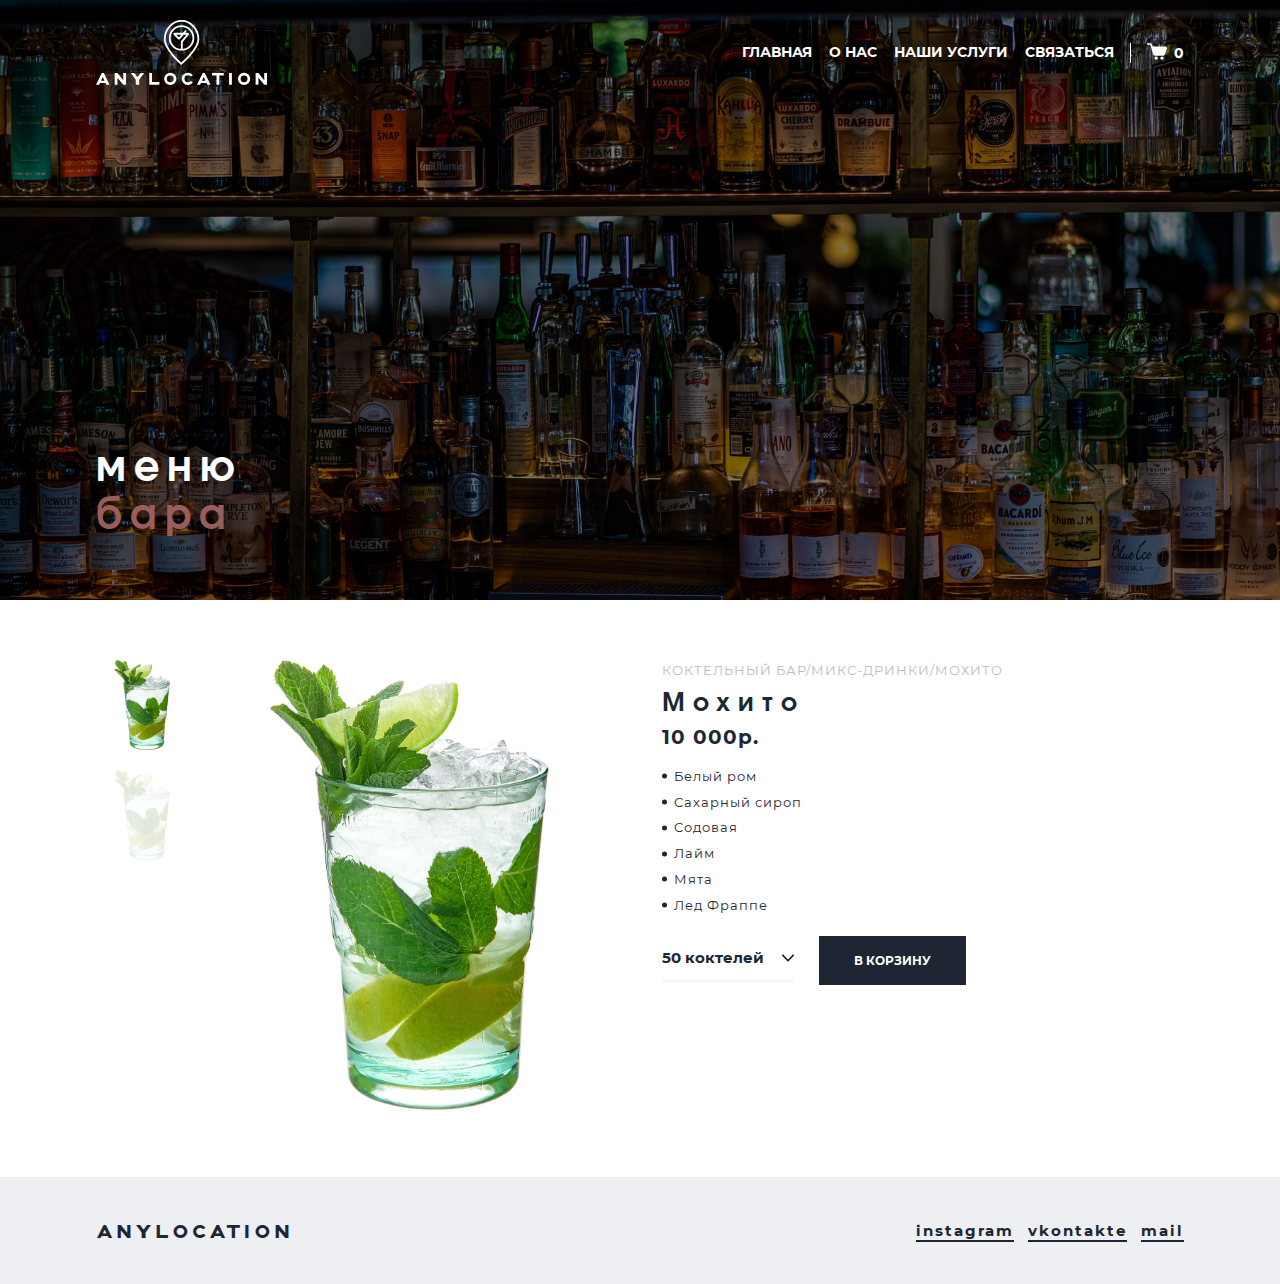
<file: product.html>
<!DOCTYPE html>
<html lang="ru">

<head>
    <meta charset="UTF-8">
    <meta name="viewport" content="width=device-width, initial-scale=1.0">
    <title>Document</title>
    <link rel="stylesheet" href="css/normalize.css">
    <link rel="stylesheet" href="css/skeleton.css">
    <link rel="stylesheet" href="css/custom.css">
    <link rel="stylesheet" href="fonts/font.css">
    <style>
    .sub-page .home {
        background-position: center 60%;
        background-image: url('images/home(9).jpg');
        background-size: cover;
    }
    </style>
</head>

<body class="sub-page">
    <div class="header">
        <div class="nav">
            <div class="test"></div>
            <div class="container">
                <div class="nav-guts">
                    <div class="logo">
                        <a href="#">
                            <span>anylocation</span>
                            <svg xmlns="http://www.w3.org/2000/svg" viewBox="0 0 572.1 217.42">
                                <defs>
                                    <style>
                                    .cls-1 {
                                        fill: #1e2633
                                    }

                                    .cls-2 {
                                        fill: none;
                                        stroke: #1e2633;
                                        stroke-miterlimit: 10;
                                        stroke-width: 6px
                                    }
                                    </style>
                                </defs>
                                <g id="Слой_2" data-name="Слой 2">
                                    <g id="test">
                                        <g id="anylocation">
                                            <path class="cls-1" d="M32.1 211H13.2l-2.64 5.34H0l19.38-39h7.08l18.66 39H34.74zm-3.66-7.62l-5.82-12.54-5.52 12.54zM100.62 177.34v39h-9.36L71.82 193v23.34h-9.36v-39h9.36l19.44 24.3v-24.3zM161 177.34l-16.4 22.56v16.44H133V199.9l-16.44-22.56h11.64l10.62 14.16 10.56-14.16zM211.92 207v9.36h-33.78v-39h9.36V207zM269 196.9a20.55 20.55 0 11-20.52-20.58A20.51 20.51 0 01269 196.9zm-9 0a11.55 11.55 0 10-11.52 11.52A11.57 11.57 0 00260 196.9zM324.06 209a20.58 20.58 0 110-24.36l-7.06 4.58a13.53 13.53 0 00-9.48-4 11.55 11.55 0 000 23.1c3.9 0 6.36-1.26 9.48-3.9zM369.72 211h-18.9l-2.64 5.34h-10.56l19.38-39h7.08l18.66 39h-10.38zm-3.66-7.62l-5.82-12.54-5.52 12.54zM427.32 185.74H412.5v30.6h-9.36v-30.6h-14.82v-8.4h39zM454.5 177.34v39h-9.36v-39zM515.88 196.9a20.55 20.55 0 11-20.52-20.58 20.51 20.51 0 0120.52 20.58zm-9 0a11.55 11.55 0 10-11.52 11.52 11.57 11.57 0 0011.52-11.52zM572.1 177.34v39h-9.36L543.3 193v23.34h-9.36v-39h9.36l19.44 24.3v-24.3z" />
                                        </g>
                                        <g id="mappin">
                                            <path class="cls-1" d="M292.86 139.55c-4.75 4.37-7.85 6.95-7.85 6.95s-2.93-2.55-7.44-6.88c-18.92.77-33.12 4-33.12 7.85 0 4.43 18.72 8 41.81 8s41.81-3.59 41.81-8c0-4-15.26-7.31-35.21-7.92z" />
                                            <path id="_3" data-name="3" class="cls-2" d="M285 146.5s-55-47.78-55-81.8S255.24 3 286.26 3s56.25 27.68 56.25 61.7S285 146.5 285 146.5z" />
                                            <circle id="_2" data-name="2" class="cls-2" cx="286.26" cy="59.9" r="39.53" />
                                            <path id="_1" data-name="1" d="M287.09 98.43v-25.5a.86.86 0 01.19-.53l20.74-25a.83.83 0 00-.65-1.36h-44.49a.83.83 0 00-.58 1.42l14.63 14.63a.83.83 0 001.18 0l21.63-25.32" stroke-linecap="round" fill="none" stroke="#1e2633" stroke-miterlimit="10" stroke-width="6" />
                                        </g>
                                    </g>
                                </g>
                            </svg>
                        </a>
                    </div>
                    <div class="menu-head">
                        <div class="shopping-cart">
                            <a href="#">
                                <span>0</span>
                            </a>
                        </div>
                        <div class="hamburger">
                            <span class="line"></span>
                            <span class="line"></span>
                            <span class="line"></span>
                        </div>
                    </div>
                </div>
                <div class="menu">
                    <ul>
                        <li><a href="#">главная</a></li>
                        <li><a href="#">о нас</a></li>
                        <li><a href="#">наши услуги</a></li>
                        <li><a href="#">связаться</a></li>
                    </ul>
                </div>
            </div>
        </div>
        <div class="home overlay">
            <div class="container">
                <div class="home-guts">
                    <div class="slide">
                        <div class="text">
                            <h1>меню</h1>
                            <h2>бара</h2>
                        </div>
                    </div>
                </div>
            </div>
        </div>
    </div>
    <div class="section product">
        <div class="container">
            <div class="row">
                <div class="col">
                    <div class="photos">
                        <div class="thumbs">
                            <div class="thumb-img act"></div>
                            <div class="thumb-img"></div>
                        </div>
                        <div class="photo">
                            <img src="images/preview(1).jpg" alt="">
                        </div>
                    </div>
                </div>
                <div class="col">
                    <div class="detail">
                        <span class="path">коктельный бар/микс-дринки/мохито</span>
                        <h1 class="product-name">Мохито</h1>
                        <div class="product-price">
                            <span class="cost">10 000р.</span>
                        </div>
                        <div class="product-specs">
                            <ul>
                                <li>Белый ром</li>
                                <li>Cахарный сироп</li>
                                <li>Cодовая</li>
                                <li>Лайм</li>
                                <li>Мята</li>
                                <li>Лед Фраппе</li>
                            </ul>
                        </div>
                        <div class="add-to-cart">
                            <div class="select-wrap">
                                <a href="#">50 коктелей</a>
                            </div>
                            <a href="#" class="main-button">в корзину</a>
                        </div>
                    </div>
                </div>
            </div>
        </div>
    </div>
    <div class="footer">
        <div class="container">
            <div class="footer-guts">
                <div class="logo">
                    <a href="#">
                        <span>anylocation</span>
                    </a>
                </div>
                <div class="links">
                    <a href="#">instagram</a>
                    <a href="#">vkontakte</a>
                    <a href="#">mail</a>
                </div>
            </div>
        </div>
    </div>
    <script src="scripts/main.js"></script>
</body>

</html>
</file>
<file: css/skeleton.css>
/*
* Skeleton V2.0.4
* Copyright 2014, Dave Gamache
* www.getskeleton.com
* Free to use under the MIT license.
* http://www.opensource.org/licenses/mit-license.php
* 12/29/2014
*/


/* Table of contents
––––––––––––––––––––––––––––––––––––––––––––––––––
- Grid
- Base Styles
- Typography
- Links
- Buttons
- Forms
- Lists
- Code
- Tables
- Spacing
- Utilities
- Clearing
- Media Queries
*/


/* Grid
–––––––––––––––––––––––––––––––––––––––––––––––––– */
.container {
  position: relative;
  width: 100%;
  max-width: 1160px;
  margin: 0 auto;
  padding: 0 10px;
  box-sizing: border-box; }
.column,
.columns {
  width: 100%;
  float: left;
  box-sizing: border-box; }

/* For devices larger than 400px */
@media (min-width: 400px) {
  .container {
    width: 90%;
    padding: 0; }
}

/* For devices larger than 550px */
@media (min-width: 550px) {
  .container {
    width: 85%; }
  .column,
  .columns {
    margin-left: 4%; }
  .column:first-child,
  .columns:first-child {
    margin-left: 0; }

  .one.column,
  .one.columns                    { width: 4.66666666667%; }
  .two.columns                    { width: 13.3333333333%; }
  .three.columns                  { width: 22%;            }
  .four.columns                   { width: 30.6666666667%; }
  .five.columns                   { width: 39.3333333333%; }
  .six.columns                    { width: 48%;            }
  .seven.columns                  { width: 56.6666666667%; }
  .eight.columns                  { width: 65.3333333333%; }
  .nine.columns                   { width: 74.0%;          }
  .ten.columns                    { width: 82.6666666667%; }
  .eleven.columns                 { width: 91.3333333333%; }
  .twelve.columns                 { width: 100%; margin-left: 0; }

  .one-third.column               { width: 30.6666666667%; }
  .two-thirds.column              { width: 65.3333333333%; }

  .one-half.column                { width: 48%; }

  /* Offsets */
  .offset-by-one.column,
  .offset-by-one.columns          { margin-left: 8.66666666667%; }
  .offset-by-two.column,
  .offset-by-two.columns          { margin-left: 17.3333333333%; }
  .offset-by-three.column,
  .offset-by-three.columns        { margin-left: 26%;            }
  .offset-by-four.column,
  .offset-by-four.columns         { margin-left: 34.6666666667%; }
  .offset-by-five.column,
  .offset-by-five.columns         { margin-left: 43.3333333333%; }
  .offset-by-six.column,
  .offset-by-six.columns          { margin-left: 52%;            }
  .offset-by-seven.column,
  .offset-by-seven.columns        { margin-left: 60.6666666667%; }
  .offset-by-eight.column,
  .offset-by-eight.columns        { margin-left: 69.3333333333%; }
  .offset-by-nine.column,
  .offset-by-nine.columns         { margin-left: 78.0%;          }
  .offset-by-ten.column,
  .offset-by-ten.columns          { margin-left: 86.6666666667%; }
  .offset-by-eleven.column,
  .offset-by-eleven.columns       { margin-left: 95.3333333333%; }

  .offset-by-one-third.column,
  .offset-by-one-third.columns    { margin-left: 34.6666666667%; }
  .offset-by-two-thirds.column,
  .offset-by-two-thirds.columns   { margin-left: 69.3333333333%; }

  .offset-by-one-half.column,
  .offset-by-one-half.columns     { margin-left: 52%; }

}


/* Base Styles
–––––––––––––––––––––––––––––––––––––––––––––––––– */
/* NOTE
html is set to 62.5% so that all the REM measurements throughout Skeleton
are based on 10px sizing. So basically 1.5rem = 15px :) */
html {
  font-size: 62.5%; }
body {
  font-size: 1.5em; /* currently ems cause chrome bug misinterpreting rems on body element */
  line-height: 1.6;
  font-weight: 400;
  font-family: "Raleway", "HelveticaNeue", "Helvetica Neue", Helvetica, Arial, sans-serif;
  color: #222; }


/* Typography
–––––––––––––––––––––––––––––––––––––––––––––––––– */
h1, h2, h3, h4, h5, h6 {
  margin-top: 0;
  margin-bottom: 2rem;
  font-weight: 300; }
h1 { font-size: 4.0rem; line-height: 1.2;  letter-spacing: -.1rem;}
h2 { font-size: 3.6rem; line-height: 1.25; letter-spacing: -.1rem; }
h3 { font-size: 3.0rem; line-height: 1.3;  letter-spacing: -.1rem; }
h4 { font-size: 2.4rem; line-height: 1.35; letter-spacing: -.08rem; }
h5 { font-size: 1.8rem; line-height: 1.5;  letter-spacing: -.05rem; }
h6 { font-size: 1.5rem; line-height: 1.6;  letter-spacing: 0; }

/* Larger than phablet */
@media (min-width: 550px) {
  h1 { font-size: 5.0rem; }
  h2 { font-size: 4.2rem; }
  h3 { font-size: 3.6rem; }
  h4 { font-size: 3.0rem; }
  h5 { font-size: 2.4rem; }
  h6 { font-size: 1.5rem; }
}

p {
  margin-top: 0; }


/* Links
–––––––––––––––––––––––––––––––––––––––––––––––––– */
a {
  color: #1EAEDB; }
a:hover {
  color: #0FA0CE; }


/* Buttons
–––––––––––––––––––––––––––––––––––––––––––––––––– */
.button,
button,
input[type="submit"],
input[type="reset"],
input[type="button"] {
  display: inline-block;
  height: 38px;
  padding: 0 30px;
  color: #555;
  text-align: center;
  font-size: 11px;
  font-weight: 600;
  line-height: 38px;
  letter-spacing: .1rem;
  text-transform: uppercase;
  text-decoration: none;
  white-space: nowrap;
  background-color: transparent;
  border-radius: 4px;
  border: 1px solid #bbb;
  cursor: pointer;
  box-sizing: border-box; }
.button:hover,
button:hover,
input[type="submit"]:hover,
input[type="reset"]:hover,
input[type="button"]:hover,
.button:focus,
button:focus,
input[type="submit"]:focus,
input[type="reset"]:focus,
input[type="button"]:focus {
  color: #333;
  border-color: #888;
  outline: 0; }
.button.button-primary,
button.button-primary,
input[type="submit"].button-primary,
input[type="reset"].button-primary,
input[type="button"].button-primary {
  color: #FFF;
  background-color: #33C3F0;
  border-color: #33C3F0; }
.button.button-primary:hover,
button.button-primary:hover,
input[type="submit"].button-primary:hover,
input[type="reset"].button-primary:hover,
input[type="button"].button-primary:hover,
.button.button-primary:focus,
button.button-primary:focus,
input[type="submit"].button-primary:focus,
input[type="reset"].button-primary:focus,
input[type="button"].button-primary:focus {
  color: #FFF;
  background-color: #1EAEDB;
  border-color: #1EAEDB; }


/* Forms
–––––––––––––––––––––––––––––––––––––––––––––––––– */
input[type="email"],
input[type="number"],
input[type="search"],
input[type="text"],
input[type="tel"],
input[type="url"],
input[type="password"],
textarea,
select {
  height: 38px;
  padding: 6px 10px; /* The 6px vertically centers text on FF, ignored by Webkit */
  background-color: #fff;
  border: 1px solid #D1D1D1;
  border-radius: 4px;
  box-shadow: none;
  box-sizing: border-box; }
/* Removes awkward default styles on some inputs for iOS */
input[type="email"],
input[type="number"],
input[type="search"],
input[type="text"],
input[type="tel"],
input[type="url"],
input[type="password"],
textarea {
  -webkit-appearance: none;
     -moz-appearance: none;
          appearance: none; }
textarea {
  min-height: 65px;
  padding-top: 6px;
  padding-bottom: 6px; }
input[type="email"]:focus,
input[type="number"]:focus,
input[type="search"]:focus,
input[type="text"]:focus,
input[type="tel"]:focus,
input[type="url"]:focus,
input[type="password"]:focus,
textarea:focus,
select:focus {
  border: 1px solid #33C3F0;
  outline: 0; }
label,
legend {
  display: block;
  margin-bottom: .5rem;
  font-weight: 600; }
fieldset {
  padding: 0;
  border-width: 0; }
input[type="checkbox"],
input[type="radio"] {
  display: inline; }
label > .label-body {
  display: inline-block;
  margin-left: .5rem;
  font-weight: normal; }


/* Lists
–––––––––––––––––––––––––––––––––––––––––––––––––– */
ul {
  list-style: circle inside; }
ol {
  list-style: decimal inside; }
ol, ul {
  padding-left: 0;
  margin-top: 0; }
ul ul,
ul ol,
ol ol,
ol ul {
  margin: 1.5rem 0 1.5rem 3rem;
  font-size: 90%; }
li {
  margin-bottom: 1rem; }


/* Code
–––––––––––––––––––––––––––––––––––––––––––––––––– */
code {
  padding: .2rem .5rem;
  margin: 0 .2rem;
  font-size: 90%;
  white-space: nowrap;
  background: #F1F1F1;
  border: 1px solid #E1E1E1;
  border-radius: 4px; }
pre > code {
  display: block;
  padding: 1rem 1.5rem;
  white-space: pre; }


/* Tables
–––––––––––––––––––––––––––––––––––––––––––––––––– */
th,
td {
  padding: 12px 15px;
  text-align: left;
  border-bottom: 1px solid #E1E1E1; }
th:first-child,
td:first-child {
  padding-left: 0; }
th:last-child,
td:last-child {
  padding-right: 0; }


/* Spacing
–––––––––––––––––––––––––––––––––––––––––––––––––– */
button,
.button {
  margin-bottom: 1rem; }
input,
textarea,
select,
fieldset {
  margin-bottom: 1.5rem; }
pre,
blockquote,
dl,
figure,
table,
p,
ul,
ol,
form {
  margin-bottom: 2.5rem; }


/* Utilities
–––––––––––––––––––––––––––––––––––––––––––––––––– */
.u-full-width {
  width: 100%;
  box-sizing: border-box; }
.u-max-full-width {
  max-width: 100%;
  box-sizing: border-box; }
.u-pull-right {
  float: right; }
.u-pull-left {
  float: left; }


/* Misc
–––––––––––––––––––––––––––––––––––––––––––––––––– */
hr {
  margin-top: 3rem;
  margin-bottom: 3.5rem;
  border-width: 0;
  border-top: 1px solid #E1E1E1; }


/* Clearing
–––––––––––––––––––––––––––––––––––––––––––––––––– */

/* Self Clearing Goodness */
.container:after,
.row:after,
.u-cf {
  content: "";
  display: table;
  clear: both; }


/* Media Queries
–––––––––––––––––––––––––––––––––––––––––––––––––– */
/*
Note: The best way to structure the use of media queries is to create the queries
near the relevant code. For example, if you wanted to change the styles for buttons
on small devices, paste the mobile query code up in the buttons section and style it
there.
*/


/* Larger than mobile */
@media (min-width: 400px) {}

/* Larger than phablet (also point when grid becomes active) */
@media (min-width: 550px) {}

/* Larger than tablet */
@media (min-width: 750px) {}

/* Larger than desktop */
@media (min-width: 1000px) {}

/* Larger than Desktop HD */
@media (min-width: 1200px) {}
</file>
<file: css/custom.css>
* {
    padding: 0;
    margin: 0;
    box-sizing: border-box;
}

/* Mobile first queries */

.nav {
    position: absolute;
    width: 100%;
    top: 0;
    left: 0;
    background-color: #fff;
    z-index: 99;
}

.nav-guts {
    display: flex;
    justify-content: space-between;
    align-items: center;
    padding: 2.5rem 0;
}

.logo {
    display: flex;
}

.logo a {
    font-family: 'Axis', sans-serif;
    font-size: 2.0rem;
    color: #1e2633;
    text-decoration: none;
    text-transform: uppercase;
    letter-spacing: 0.4rem;

    display: inline-block;
}

.logo span {
    display: inline-block;
    margin-top: 0.5rem;
}

.logo svg {
    display: none;

    height: 6.5rem;
    max-width: 100%;
}

.menu-head {
    display: flex;
    align-items: center;
    margin-left: 2.0rem;
}

.shopping-cart {
    padding: 0 1.5rem 0 0;
    margin: 0 1.5rem 0 0;

    position: relative;
}

.shopping-cart::after {
    content: '';
    display: block;
    width: 1px;
    height: 2.0rem;
    background-color: #1e2633;

    position: absolute;
    top: 50%;
    right: 0;
    transform: translateY(-50%);
}

.shopping-cart a {
    font-family: 'Montserrat', sans-serif;
    font-weight: 700;
    font-size: 1.4rem;
    color: #1e2633;
    text-decoration: none;

    display: flex;
    align-items: flex-start;

    background-image: url("data:image/svg+xml,%3Csvg viewBox='0 0 24 24' xmlns='http://www.w3.org/2000/svg'%3E%3Cpath d='M19.091 19h-8.994c-1.297 0-2.447-.851-2.798-2.07L4.259 6.629C4.151 6.256 3.792 6 3.382 6H1a1 1 0 110-2h2.382c1.297 0 2.446.851 2.797 2.07L6.748 8h15.295c.624 0 1.216.297 1.583.795a1.89 1.89 0 01.288 1.696l-2.063 6.548A2.902 2.902 0 0119.091 19zm2.953-9h.01zM11 24c-1.103 0-2-.897-2-2s.897-2 2-2 2 .897 2 2-.897 2-2 2zm0-2.001V22zM18 24c-1.103 0-2-.897-2-2s.897-2 2-2 2 .897 2 2-.897 2-2 2zm0-2.001V22z'%3E%3C/path%3E%3C/svg%3E");
    background-size: 2.0rem 2.0rem;
    background-repeat: no-repeat;
}

.shopping-cart a>span {
    margin: 0 0 0 2.7rem;
    padding: 2px 0 0 0;
}

.hamburger {
    display: flex;
    flex-direction: column;
    justify-content: space-between;
    width: 26px;
    height: 20px;
    cursor: pointer;
}

.hamburger .line {
    height: 2px;
    background-color: #1e2633;
    -webkit-transition: transform 0.3s ease-in-out;
    -o-transition: transform 0.3s ease-in-out;
    transition: transform 0.3s ease-in-out;
}

.hamburger.opened .line:nth-child(2) {
    opacity: 0;
}

.hamburger.opened .line:nth-child(1) {
    -webkit-transform: translateY(9px) rotate(45deg);
    -ms-transform: translateY(9px) rotate(45deg);
    -o-transform: translateY(9px) rotate(45deg);
    transform: translateY(9px) rotate(45deg);
}

.hamburger.opened .line:nth-child(3) {
    -webkit-transform: translateY(-9px) rotate(-45deg);
    -ms-transform: translateY(-9px) rotate(-45deg);
    -o-transform: translateY(-9px) rotate(-45deg);
    transform: translateY(-9px) rotate(-45deg);
}

.menu {
    flex-grow: 1;
}

.menu ul {
    display: flex;
    flex-direction: column;

    list-style: none;
    margin: 0;

    transition: 0.5s padding, 0.5s background;
}

.menu ul>* {
    height: 5.5rem;
    overflow: hidden;
    transition:
        0.4s height cubic-bezier(.73, .32, .34, 1.5),
        0.4s padding cubic-bezier(.73, .32, .34, 1.5),
        0.4s margin cubic-bezier(.73, .32, .34, 1.5),
        0.4s 0.2s color;
    border-bottom: 1px solid #f2f2f2;
    margin: 0;
}

.menu:not(.opened) ul>* {
    visibility: hidden;
    height: 0;
    padding: 0;
    margin: 0;
    border: none;
    color: rgba(30, 38, 51, 0);
    transition: 0.4s 0.1s height, 0.4s 0.1s padding, 0.4s 0.1s margin, 0.3s color, 0.5s visibility;
    z-index: 99;
}

.menu li a {
    font-family: 'Montserrat', sans-serif;
    font-weight: 700;
    font-size: 1.4rem;
    text-decoration: none;
    color: #1e2633;
    padding: 1.65rem 0;
    text-transform: uppercase;
    transition: 0.3s color;
    display: block;
}

.menu li a:hover {
    color: #985e5b;
}

.overlay {
    position: relative;
}

.overlay::after {
    content: '';
    display: block;
    position: absolute;
    top: 0;
    left: 0;
    width: 100%;
    height: 100%;
    background: rgba(0, 0, 0, 0.5);
}

.home {
    background-color: #ccc;
    background-image: url('../images/home(4).jpg');
    background-size: cover;
    background-position: 50% 50%;
    z-index: 1;
}

.home-guts {
    display: flex;
    flex-direction: column;
    justify-content: flex-end;
    flex-wrap: wrap;
    height: 60.0rem;
    padding-bottom: 9rem;
    position: relative;
    z-index: 99;
}

.home-guts .slide .text {
    margin-bottom: 2.5rem;
}

.home-guts .slide .text h1 {
    font-family: 'Evolventa', sans-serif;
    font-weight: 700;
    font-size: 4.0rem;
    color: #fff;
    line-height: 1.2;
    letter-spacing: 0.8rem;
    margin: 0;
}

.home-guts .slide .text span {
    display: block;
    color: #985e5b;
}

.controls {
    display: flex;

    position: absolute;
    bottom: 4.0rem;
    left: 0;
}

.controls a {
    display: flex;
    justify-content: center;
    align-items: center;

    position: relative;
    width: 5.0rem;
    height: 5.0rem;

    color: #fff;
    border: 1px solid #fff;
}

.controls a svg {
    height: 50%;
    fill: #fff;
}

.controls a:nth-child(1) {
    transform: scale(-1, 1);
}

.controls a:nth-child(2) {
    margin-left: 1.5rem;
}

.section {
    padding: 6.0rem 0;
}

.row {
    display: flex;
    flex-wrap: wrap;
    justify-content: flex-start;
}

.row .col {
    flex-basis: 100%;
}

.section-images {
    margin-bottom: 2.0rem;
}

.section-images .image {
    max-width: 85%;
}

.image::after {
    background: rgba(0, 0, 0, 0.3);
}

.image img {
    max-width: 100%;
    display: block;
}

.image:nth-child(1) {
    margin-left: 15%;
    margin-bottom: -9.0rem;
}

.section-text .title h1 {
    font-family: 'Evolventa', sans-serif;
    font-weight: 700;
    font-size: 4.0rem;
    color: #1e2633;
    line-height: 1.2;
    letter-spacing: 0.8rem;
    margin: 0;
}

.section-text .title span {
    font-family: 'Montserrat', sans-serif;
    font-size: 1.4rem;
    font-weight: 700;
    color: #985e5b;
    text-transform: uppercase;
    display: inline-block;
    margin-bottom: 1.5rem;
}

.section-text .body p {
    font-family: 'Montserrat', sans-serif;
    font-size: 1.5rem;
    font-weight: 400;
    line-height: 2;
    letter-spacing: 0.1rem;
    color: #1e2633;
    display: block;
    margin-bottom: 2.5rem;
}

.section-text .body p:last-of-type {
    margin-bottom: 0.5rem;
}

.section-text .body .more {
    font-family: 'Montserrat', sans-serif;
    font-weight: 700;
    font-size: 3.0rem;
    color: #1e2633;
    letter-spacing: 0.7rem;
    text-decoration: none;
}

.section.service {
    padding: 6.0rem 0 12.0rem 0;
}

.service {
    background-color: #f7f7f7;
}

.service-guts {
    margin-top: 1.0rem;
    position: relative;
}

.service-guts .slide .image {
    max-height: 40.0rem;
    display: flex;
    margin: 0;
}

.service-guts .slide img {
    max-width: 100%;
    display: block;
}

.service-guts .text {
    position: absolute;
    top: 100%;
    left: 0;
    width: 100%;
    text-align: center;
    padding: 1.5rem 0 0 0;
}

.service-guts .text h2 {
    font-family: 'Montserrat', sans-serif;
    font-size: 1.7rem;
    font-weight: 700;
    color: #1e2633;
    display: inline-block;
    margin: 0;
}

.service-guts .text h1 {
    font-family: 'Elowen', sans-serif;
    font-size: 4.0rem;
    line-height: 4.0rem;
    color: #dcdee0;
    margin: 0;
}

.service-guts .controls {
    display: none;
    flex-direction: column;

    top: 50%;
    left: -2.5rem;
    bottom: auto;

    transform: translateY(-50%);
}

.service-guts .controls a:nth-child(2) {
    margin: 0.5rem 0 0 0;
}

.service-guts .controls a {
    background-color: #edeff2;
    border: 2px solid #edeff2;
}

.service-guts .controls svg {
    fill: #1e2633;
}

.thumb {
    display: flex;
    justify-content: center;
    align-items: center;

    width: 100%;

    position: absolute;
    left: 0;
    bottom: 2.5rem;

    z-index: 99;
}

.thumb span {
    height: 1.5rem;
    width: 1.5rem;
    border-radius: 50%;
    border: 2px solid #fff;
    background-color: transparent;
    margin-right: 1rem;

    cursor: pointer;
}

.thumb span:last-child {
    margin: 0;
}

.thumb span[current] {
    background-color: #fff;
}

.section-text .body p a {
    font-weight: bold;
    letter-spacing: 0.2rem;
    text-decoration: none;
    color: #1e2633;
    border-bottom: 2px solid transparent;

    transition: .1s ease;
}

.section-text .body p a:hover {
    border-bottom: 2px solid #1e2633;
}

.section.events {
    padding: 6.0rem 0 0 0;
}

.table {
    background-color: #f7f7f7;
    margin: 1.0rem 0 0 0;
}

.table a.event {
    font-family: 'Montserrat', sans-serif;
    font-size: 1.5rem;
    font-weight: 700;
    letter-spacing: 0.2rem;
    text-decoration: none;
    color: #1e2633;
    text-align: center;

    display: block;
    margin: 0;
    padding: 6.0rem 0;

    border-bottom: 1px solid #d9d9d9;
}

.more-details {
    background-color: #dddddd;
    padding: 7.0rem 0;
    text-align: center;

    background-image: url('../images/home(6).jpg');
    background-size: cover;
    background-position: 50% 40%;
}

.more-details::after {
    background: rgba(0, 0, 0, 0.3);
}

a.main-button {
    font-family: 'Montserrat', sans-serif;
    font-size: 1.2rem;
    font-weight: 700;
    color: #fff;
    text-decoration: none;
    text-transform: uppercase;

    display: inline-block;
    padding: 1.5rem 3.5rem;
    background-color: #1e2633;
    transition: all .2s;

    position: relative;
    z-index: 99;
}

.section.social {
    padding: 6.0rem 0 6.0rem 0;
    overflow-x: hidden;
}

.social-outer {
    position: relative;
    height: 30.0rem;
}

.swipe {
    width: 34.0rem;
    height: 30.0rem;
    position: absolute;
    background-color: green;
    border-radius: 2px;
    top: 50%;
    left: 50%;
    transform: translate(-50%, -50%);
    opacity: 0;
}

.social-guts {
    position: relative;
    margin: 1.5rem 0 0 0;
}

.social-guts .slide {
    position: absolute;
    width: 30.0rem;
    height: 30.0rem;

    opacity: .8;

    left: 50%;
    margin-left: -15.0rem;

    background: #9C89B8;
    transition: transform 1s, opacity 1s;
}

.social-guts .slide>img {
    display: block;
    max-width: 100%;
}

.social-guts .slide::after {
    background: rgba(0, 0, 0, 0.3);
}

.social-guts .act {
    opacity: 1;
}

.social-guts .prev,
.social-guts .next {
    cursor: pointer;
}

.social-guts .prev {
    transform: translateX(-32.0rem) scale(.85);
}

.social-guts .next {
    transform: translateX(32.0rem) scale(.85);
}

.social-guts .hide {
    transform: translateX(-62.0rem) scale(.85);
}

.social-guts .new-next {
    transform: translateX(62.0rem) scale(.85);
}

.social-guts .hide,
.social-guts .new-next {
    opacity: 0;
    transition: opacity .5s, transform .5s;
}

.footer {
    background-color: #edeff2;
}

.footer .logo span {
    margin: 0;
}

.footer-guts {
    display: flex;
    flex-direction: column;
    justify-content: center;
    align-items: center;

    padding: 3.5rem 0;
}

.footer-guts .links {
    margin-top: 0.5rem;
}

.footer-guts .links a {
    font-family: 'Montserrat', sans-serif;
    font-size: 1.5rem;
    font-weight: bold;
    letter-spacing: 0.2rem;
    text-decoration: none;
    color: #1e2633;
    border-bottom: 2px solid #1e2633;
    transition: .1s ease;

    margin-right: 1.0rem;
}

.footer-guts .links a:last-child {
    margin-right: 0;
}

.sub-page .home {
    background-image: url('../images/home(7).jpg');
}

.sub-page .home-guts {
    padding-bottom: 6.0rem;
}

.sub-page .home-guts .slide .text {
    margin-bottom: 0;
}

.sub-page .home-guts .slide .text h2 {
    font-family: 'Evolventa', sans-serif;
    font-weight: 700;
    font-size: 4.0rem;
    color: #985e5b;
    line-height: 1.2;
    letter-spacing: 0.8rem;
    margin: 0;
}

.specific-services .row {
    flex-wrap: wrap;
}

.section.catalog {
    padding: 0 0 3.0rem 0;
}

.catalog-head {
    border-bottom: 1px solid #ebebeb;
    padding-bottom: 3.5rem;
}

.tabs {
    display: flex;
    align-items: center;
    justify-content: center;
    flex-wrap: wrap;
}

.tabs a {
    font-family: 'Montserrat', sans-serif;
    font-weight: 700;
    font-size: 1.4rem;
    text-decoration: none;
    color: #1e2633;
    text-transform: uppercase;

    margin: 1.5rem 1.5rem 0 0;
}

.tabs a:last-child {
    margin-right: 0;
}

.tabs a.act {
    color: #985e5b;
    position: relative;
}

.tabs a.act::after {
    content: '';
    display: block;

    position: absolute;
    bottom: -0.5rem;
    left: 0;

    width: 100%;
    height: 2px;
    background-color: #985e5b;
}

.type .name {
    font-family: 'Elowen', sans-serif;
    color: #1e2633;
    font-size: 3.5rem;
    text-align: center;

    margin: 0;
    padding: 3.5rem 0;
}

.category {
    position: relative;
}

.category .controls {
    position: static;
    margin-bottom: 3.0rem;
    display: flex;
    flex-direction: row;
    justify-content: center;
    align-items: center;
}

.category .controls a {
    background-color: #edeff2;
    border: 2px solid #edeff2;
    margin: 0;

    background-image: url("data:image/svg+xml,%3Csvg xmlns='http://www.w3.org/2000/svg' fill='%231e2633' viewBox='0 0 443.52 443.52'%3E%3Cpath d='M336.226 209.591l-204.8-204.8c-6.78-6.548-17.584-6.36-24.132.42-6.388 6.614-6.388 17.099 0 23.712l192.734 192.734-192.734 192.734c-6.663 6.664-6.663 17.468 0 24.132 6.665 6.663 17.468 6.663 24.132 0l204.8-204.8c6.663-6.665 6.663-17.468 0-24.132z'%3E%3C/path%3E%3C/svg%3E");
    background-size: 50% auto;
    background-position: 50% 50%;
    background-repeat: no-repeat;
}

.category .controls .counter {
    font-family: 'Montserrat', sans-serif;
    color: #1e2633;
    font-size: 1.5rem;
    font-weight: 700;
    margin: 0 1.0rem;
}

.positions {
    display: flex;
    flex-wrap: wrap;
}

.position {
    flex-basis: 100%;
    display: flex;
    margin-bottom: 3.0rem;
    position: relative;

    /*cursor: pointer;*/
}

.position .preview {
    flex-basis: 8.5rem;
    min-width: 8.5rem;
    height: 8.5rem;

    border-radius: 50%;
    overflow: hidden;

    background-image: url('../images/preview(2).jpg');
    background-size: contain;
    background-repeat: no-repeat;
    background-position: center 60%;


    position: relative;
}

.category:nth-child(2) .preview {
    background-image: url('../images/preview(1).jpg');
}

.position .preview a {
    position: absolute;
    top: 0;
    left: 0;
    width: 100%;
    height: 100%;
}

.position .specs {
    flex-grow: 1;
    padding-left: 1.5rem;
}

.position .specs>h1 {
    font-family: 'Montserrat', sans-serif;
    font-size: 1.7rem;
    font-weight: 700;
    color: #1e2633;
    margin-bottom: 0.2rem;
}

.position .specs>p {
    font-family: 'Montserrat', sans-serif;
    font-size: 1.3rem;
    font-weight: 400;
    letter-spacing: 0.1rem;
    color: #1e2633;
    margin: 0.5rem 0 1.0rem 0;
}

.specs .pick .price span {
    font-family: 'Montserrat', sans-serif;
    font-size: 1.7rem;
    font-weight: 700;
    line-height: 1.7rem;
    letter-spacing: 0.1rem;
    color: #1e2633;
}

.specs .pick .price span.for {
    font-size: 1.4rem;
    color: #dcdee0;
}

.cart-table .row {
    flex-wrap: nowrap;
    align-items: center;

    padding: 2.5rem 2.0rem 2.5rem 0;
    border-bottom: 1px solid #ebebeb;
    position: relative;
}

.cart-table .row.head {
    padding: 1.5rem 2.0rem 1.5rem 0;
}

.cart-table .row.head span {
    font-family: 'Montserrat', sans-serif;
    font-weight: 700;
    font-size: 1.4rem;
    text-decoration: none;
    color: #1e2633;
    text-transform: uppercase;
}

.cart-table .product {
    display: flex;
    align-items: center;
}

.cart-table .product .preview {
    flex-basis: 8.5rem;
    min-width: 8.5rem;
    height: 8.5rem;

    background-image: url('../images/preview(2).jpg');
    background-size: contain;
    background-repeat: no-repeat;
    background-position: center 60%;

    display: none;
}

.cart-table .product .text>a {
    font-family: 'Montserrat', sans-serif;
    font-size: 1.5rem;
    font-weight: 700;
    color: #1e2633;
    text-decoration: none;
    margin: 0 0 0.5rem 0;
}

.cart-table .row .cell:not(:first-child) {
    flex-basis: 30%;
}

.cart-table .row .cell:first-child {
    flex-basis: 40%;
    padding-right: 1.0rem;
}

.cart-table .product .text>p {
    font-family: 'Montserrat', sans-serif;
    font-size: 1.3rem;
    font-weight: 400;
    letter-spacing: 0.1rem;
    color: #1e2633;
    margin: 0;
}

.cart-table .qty input {
    max-width: 5.0rem;
    border: none;
    border-bottom: 3px solid #f5f7fa;
    margin: 0;
}

.cart-table .qty input,
.cart-table .total span {
    font-family: 'Montserrat', sans-serif;
    font-size: 1.7rem;
    font-weight: 700;
    line-height: 1.7rem;
    color: #1e2633;
    text-align: center;
}

.cart-table .row .remove {
    position: absolute;
    top: 50%;
    right: 0;

    transform: translateY(-50%);

    width: 1.3rem;
    height: 1.3rem;
    display: block;
}

.cart-table .row .remove svg {
    fill: #1e2633;
    display: block;
}


.checkout-wrap {
    display: flex;
    justify-content: flex-end;
    margin-top: 3.0rem;
}

.checkout {
    flex-basis: 100%;
}

.checkout .item {
    display: flex;
    flex-wrap: wrap;
    justify-content: space-between;
    margin-bottom: 1.5rem;
}

.checkout .item>span {
    font-family: 'Montserrat', sans-serif;
    font-weight: 700;
    font-size: 1.4rem;
    text-decoration: none;
    color: #1e2633;
    text-transform: uppercase;
}

.checkout .item>span.value {
    font-size: 1.4rem;
    text-transform: none;
}

.checkout .item.total>span.value {
    font-size: 1.7rem;
}

.checkout .item .select-wrap {
    flex-basis: 100%;
    text-align: right;

    padding: 1.0rem 0 0 0;
}

.checkout .item .select-wrap>.act {
    font-family: 'Montserrat', sans-serif;
    font-weight: 700;
    font-size: 1.5rem;
    text-decoration: none;
    color: #1e2633;

    border: none;
    border-bottom: 3px solid #f5f7fa;
    padding: 1.0rem 3.0rem 1.0rem 0;
    margin: 0;
    display: inline-block;
    position: relative;
}

.checkout .item .select-wrap>.act:after {
    content: '';
    display: block;
    position: absolute;
    top: 0;
    right: 0;

    width: 1.2rem;
    height: 100%;

    background-image: url("data:image/svg+xml,%3Csvg xmlns='http://www.w3.org/2000/svg' fill='%231e2633' viewBox='0 0 451.847 451.847'%3E%3Cpath d='M225.923 354.706c-8.098 0-16.195-3.092-22.369-9.263L9.27 151.157c-12.359-12.359-12.359-32.397 0-44.751 12.354-12.354 32.388-12.354 44.748 0l171.905 171.915 171.906-171.909c12.359-12.354 32.391-12.354 44.744 0 12.365 12.354 12.365 32.392 0 44.751L248.292 345.449c-6.177 6.172-14.274 9.257-22.369 9.257z'/%3E%3C/svg%3E");
    background-size: 100% auto;
    background-position: 0 50%;
    background-repeat: no-repeat;
}

.checkout .item.proceed {
    justify-content: flex-end;
    margin: 2.5rem 0 0 0;
}

.proceed>a.main-button {
    flex-basis: 100%;
    text-align: center;
}

.product .row {
    align-items: flex-start;
}

.photos {
    display: flex;
    align-items: flex-start;
    justify-content: center;
}

.photos .thumbs {
    flex-basis: 9.0rem;
    margin-right: 1.0rem;

    display: none;
}

.photos .thumbs .thumb-img {
    min-width: 9.0rem;
    height: 9.0rem;
    background-image: url('../images/preview(1).jpg');
    background-size: contain;
    background-repeat: no-repeat;
    background-position: center 60%;

    position: relative;
    margin-bottom: 2.0rem;
}

.photos .thumbs .thumb-img:not(.act)::after {
    position: absolute;
    display: block;
    content: '';
    top: 0;
    left: 0;
    width: 100%;
    height: 100%;

    background: rgba(255, 255, 255, .85);
}

.photos .photo {
    flex-basis: 25.0rem;
    text-align: center;
}

.photos .photo img {
    max-width: 100%;
    max-height: 45.0rem;
    display: inline-block;
}

.detail {
    margin: 3.0rem 0 0 0;
}

.detail .path {
    font-family: 'Montserrat', sans-serif;
    font-weight: 400;
    font-size: 1.3rem;
    text-decoration: none;
    color: #bbbdbf;
    text-transform: uppercase;
    display: block;
    margin-bottom: 0.8rem;
    letter-spacing: 0.1rem;
}

.detail .product-name {
    font-family: 'Evolventa', sans-serif;
    font-weight: 700;
    font-size: 2.5rem;
    color: #1e2633;
    line-height: 1.2;
    letter-spacing: 0.8rem;
    margin: 0;
}

.product-price {
    margin: 0.8rem 0 1.5rem 0;
}

.product-price>span {
    font-family: 'Montserrat', sans-serif;
    font-size: 2.0rem;
    font-weight: 700;
    line-height: 1.7rem;
    letter-spacing: 0.1rem;
    color: #1e2633;
}

.product-specs ul {
    margin: 0;
    display: flex;
    flex-direction: column;
    list-style: none;
}

.product-specs ul li {
    margin: 0 0 0.5rem 0;
    padding: 0 0 0 1.2rem;

    font-family: 'Montserrat', sans-serif;
    font-size: 1.3rem;
    font-weight: 400;
    letter-spacing: 0.1rem;
    color: #1e2633;

    position: relative;
}

.product-specs ul li::before {
    display: block;
    content: '';

    position: absolute;
    top: 50%;
    left: 0;

    transform: translateY(-50%);

    width: 5px;
    height: 5px;
    background-color: #1e2633;
    border-radius: 50%;
}

.add-to-cart {
    margin-top: 1.5rem;
}

.add-to-cart {
    display: flex;
}

.select-wrap>a {
    font-family: 'Montserrat', sans-serif;
    font-weight: 700;
    font-size: 1.5rem;
    text-decoration: none;
    color: #1e2633;
    border: none;
    border-bottom: 3px solid #f5f7fa;
    padding: 1.0rem 3.0rem 1.0rem 0;
    margin: 0 2.5rem 0 0;
    display: inline-block;
    position: relative;
}

.select-wrap>a::after {
    content: '';
    display: block;
    position: absolute;
    top: 0;
    right: 0;
    width: 1.2rem;
    height: 100%;
    background-image: url("data:image/svg+xml,%3Csvg xmlns='http://www.w3.org/2000/svg' fill='%231e2633' viewBox='0 0 451.847 451.847'%3E%3Cpath d='M225.923 354.706c-8.098 0-16.195-3.092-22.369-9.263L9.27 151.157c-12.359-12.359-12.359-32.397 0-44.751 12.354-12.354 32.388-12.354 44.748 0l171.905 171.915 171.906-171.909c12.359-12.354 32.391-12.354 44.744 0 12.365 12.354 12.365 32.392 0 44.751L248.292 345.449c-6.177 6.172-14.274 9.257-22.369 9.257z'/%3E%3C/svg%3E");
    background-size: 100% auto;
    background-position: 0 50%;
    background-repeat: no-repeat;
}

.step {
    margin-bottom: 6.0rem;
}

.step:last-child {
    margin-bottom: 0;
}

.step-head {
    position: relative;
    text-align: center;
}

.step-head::after {
    content: '';
    display: block;
    position: absolute;
    top: 50%;
    left: 0;
    transform: translateY(-50%);

    height: 1px;
    width: 100%;
    background-color: #ebebeb;
}

.step-name {
    font-family: 'Evolventa', sans-serif;
    font-weight: 700;
    font-size: 3.0rem;
    color: #1e2633;
    line-height: 1.2;
    letter-spacing: 0.8rem;
    margin: 0;

    position: relative;
    z-index: 99;
}

.checkout-form-wraper {
    display: flex;
    justify-content: center;

    padding-top: 2.5rem;
}

#checkout-form {
    flex-basis: 100%;
    margin: 0;
}

#checkout-form .group {
    display: flex;
    flex-wrap: wrap;
}

#checkout-form .group .field {
    flex-basis: 100%;
    margin: 0 0 1.5rem 0;
}

#checkout-form .group .field input{
    width: 100%;

    font-family: 'Montserrat', sans-serif;
    font-size: 1.4rem;
    font-weight: 700;
    line-height: 1.7rem;
    color: #1e2633;

    border: none;
    border-bottom: 3px solid #f5f7fa;
    margin: 0;
    padding: 0;
}

#checkout-form .group .field label {
    font-family: 'Montserrat', sans-serif;
    font-weight: 700;
    font-size: 1.4rem;
    text-decoration: none;
    color: #1e2633;
    margin: 0;
}

#checkout-form .select-wrap>a {
    width: 100%;
    margin: 0;
}

#checkout-form .select-wrap {
    position: relative;
    padding-left: 3.5rem;
}

#checkout-form .select-wrap::before {
    content: '';
    display: block;
    position: absolute;
    top: 0;
    left: 0;
    width: 2.2rem;
    height: 100%;
    background-size: 100% auto;
    background-position: 0 45%;
    background-repeat: no-repeat;
}

#checkout-form .select-wrap.date-input::before {
    background-image: url("data:image/svg+xml,%3Csvg xmlns='http://www.w3.org/2000/svg' fill='%231e2633' viewBox='0 0 477.867 477.867'%3E%3Cpath d='M426.667 51.2h-51.2V17.067C375.467 7.641 367.826 0 358.4 0s-17.067 7.641-17.067 17.067V51.2h-204.8V17.067C136.533 7.641 128.892 0 119.467 0S102.4 7.641 102.4 17.067V51.2H51.2C22.923 51.2 0 74.123 0 102.4v324.267c0 28.277 22.923 51.2 51.2 51.2h375.467c28.277 0 51.2-22.923 51.2-51.2V102.4c0-28.277-22.923-51.2-51.2-51.2zm17.066 375.467c0 9.426-7.641 17.067-17.067 17.067H51.2c-9.426 0-17.067-7.641-17.067-17.067V204.8h409.6v221.867zm0-256h-409.6V102.4c0-9.426 7.641-17.067 17.067-17.067h51.2v34.133c0 9.426 7.641 17.067 17.067 17.067s17.067-7.641 17.067-17.067V85.333h204.8v34.133c0 9.426 7.641 17.067 17.067 17.067s17.067-7.641 17.067-17.067V85.333h51.2c9.426 0 17.067 7.641 17.067 17.067v68.267z'/%3E%3Cpath d='M136.533 238.933H102.4c-9.426 0-17.067 7.641-17.067 17.067s7.641 17.067 17.067 17.067h34.133c9.426 0 17.067-7.641 17.067-17.067s-7.641-17.067-17.067-17.067zM256 238.933h-34.133c-9.426 0-17.067 7.641-17.067 17.067s7.641 17.067 17.067 17.067H256c9.426 0 17.067-7.641 17.067-17.067s-7.641-17.067-17.067-17.067zM375.467 238.933h-34.133c-9.426 0-17.067 7.641-17.067 17.067s7.641 17.067 17.067 17.067h34.133c9.426 0 17.067-7.641 17.067-17.067-.001-9.426-7.642-17.067-17.067-17.067zM136.533 307.2H102.4c-9.426 0-17.067 7.641-17.067 17.067s7.641 17.067 17.067 17.067h34.133c9.426 0 17.067-7.641 17.067-17.067s-7.641-17.067-17.067-17.067zM256 307.2h-34.133c-9.426 0-17.067 7.641-17.067 17.067s7.641 17.067 17.067 17.067H256c9.426 0 17.067-7.641 17.067-17.067S265.426 307.2 256 307.2zM375.467 307.2h-34.133c-9.426 0-17.067 7.641-17.067 17.067s7.641 17.067 17.067 17.067h34.133c9.426 0 17.067-7.641 17.067-17.067-.001-9.426-7.642-17.067-17.067-17.067zM136.533 375.467H102.4c-9.426 0-17.067 7.641-17.067 17.067S92.974 409.6 102.4 409.6h34.133c9.426 0 17.067-7.641 17.067-17.067s-7.641-17.066-17.067-17.066zM256 375.467h-34.133c-9.426 0-17.067 7.641-17.067 17.067s7.641 17.067 17.067 17.067H256c9.426 0 17.067-7.641 17.067-17.067s-7.641-17.067-17.067-17.067zM375.467 375.467h-34.133c-9.426 0-17.067 7.641-17.067 17.067s7.641 17.067 17.067 17.067h34.133c9.426 0 17.067-7.641 17.067-17.067s-7.642-17.067-17.067-17.067z'/%3E%3C/svg%3E");
}

#checkout-form .select-wrap.time-input::before {
    background-image: url("data:image/svg+xml,%3Csvg xmlns='http://www.w3.org/2000/svg' fill='%231e2633' viewBox='0 0 512 512'%3E%3Cpath d='M256 0C114.845 0 0 114.839 0 256s114.845 256 256 256c141.161 0 256-114.839 256-256S397.155 0 256 0zm0 474.628C135.45 474.628 37.372 376.55 37.372 256S135.45 37.372 256 37.372s218.628 98.077 218.628 218.622c0 120.556-98.078 218.634-218.628 218.634z'/%3E%3Cpath d='M343.202 256h-80.973V143.883c0-10.321-8.365-18.686-18.686-18.686s-18.686 8.365-18.686 18.686v130.803c0 10.321 8.365 18.686 18.686 18.686h99.659c10.321 0 18.686-8.365 18.686-18.686S353.523 256 343.202 256z'/%3E%3C/svg%3E");
}

.checkout-total-wrap {
    display: flex;
    justify-content: center;
    padding-top: 2.5rem;
    flex-wrap: wrap;
}

.checkout-total {
    flex-basis: 100%;
}

.checkout-total .row {
    display: flex;
    justify-content: space-between;
    align-items: center;

    border-bottom: 1px solid #ebebeb;
    padding: 1.5rem 0;
}

.checkout-total .row .cell {
    flex-basis: 48%;
}

.checkout-total .row .cell h2{
    font-family: 'Montserrat', sans-serif;
    font-weight: 700;
    font-size: 1.4rem;
    text-decoration: none;
    letter-spacing: 0.2rem;
    color: #1e2633;
    text-transform: uppercase;
    margin: 0;
}

.checkout-total .row .cell span {
    font-family: 'Montserrat', sans-serif;
    font-size: 1.4rem;
    font-weight: 700;
    color: #1e2633;
}

.checkout-total .row .cell span.total-price {
    font-size: 1.7rem;
}

.send {
    flex-basis: 100%;
    margin-top: 5.0rem;

    display: flex;
    justify-content: flex-end;
}

.send>a{
    flex-basis: 100%;
    text-align: center;
}

/* Larger than mobile */
@media (min-width: 400px) {
    .proceed>a.main-button {
        flex-basis: auto;
    }

    .send>a {
        flex-basis: auto;
    }
}

/* Larger than phablet (also point when grid becomes active) */
@media (min-width: 550px) {
    .nav-guts {
        padding: 2.0rem 0;
    }

    .logo span {
        display: none;
    }

    .logo svg {
        display: block;
    }

    .menu ul {
        margin: 0;
    }

    .service-guts .controls {
        display: flex;
    }

    .footer .logo span {
        display: block;
    }

    .photos .thumbs {
        display: block;
    }

    .photos .photo {
        flex-basis: 45.0rem;
    }
}

/* Larger than tablet */
@media (min-width: 750px) {
    .row {
        align-items: center;
    }

    .row .col {
        flex-basis: 48%;
    }

    .row .col:nth-child(1) {
        margin-right: 4%;
    }

    .section-images {
        margin-bottom: 0;
    }

    .service-guts {
        margin-top: 0;
    }

    .service .row .col:nth-child(1) {
        flex-basis: 38%;
    }

    .service .row .col:nth-child(2) {
        flex-basis: 58%;
    }

    .section.reverse .row {
        flex-direction: row-reverse;
        flex-wrap: nowrap;
    }

    .section.reverse .row .col:nth-child(1) {
        margin-right: 0;
        margin-left: 4%;
    }

    .section.reverse .section-text {
        text-align: right;
    }

    .section.reverse .section-text h1 {
        margin-right: -0.8rem;
    }

    .events .row {
        justify-content: center;
    }

    .events .row .col {
        flex-basis: 33%;
        margin: 0;
    }

    .events .event {
        border: none;
    }

    .events .col:not(:last-child) .event {
        border-right: 1px solid #d9d9d9;
    }

    .footer-guts {
        flex-direction: row;
        justify-content: space-between;
    }

    .footer .logo span {
        margin-top: 0.5rem;
    }

    .footer-guts .links {
        margin: 0;
    }

    .type .name {
        text-align: left;
        margin-left: 10.0rem;
    }

    .position {
        flex-basis: 50%;
    }

    .position .specs {
        padding: 0 0.5rem 0 1.5rem;
    }

    .cart-table .row .cell:first-child {
        flex-basis: 50%;
    }

    .cart-table .row .cell:not(:first-child) {
        text-align: left;
        flex-basis: 25%;
    }

    .cart-table .product .preview {
        display: block;
        margin-right: 1.0rem;
    }

    .checkout {
        flex-basis: 45.0rem;
    }

    .detail {
        margin: 0;
    }

    #checkout-form .group {
        flex-wrap: nowrap;
        justify-content: space-between;
    }

    #checkout-form .group .field {
        max-width: 48%;
    }
}

/* Larger than desktop */
@media (min-width: 1000px) {
    .nav>.container {
        display: flex;
        align-items: center;
        justify-content: space-between;
        padding: 2rem 0;
    }

    .nav-guts {
        padding: 0;
    }

    .menu-head {
        position: absolute;
        margin: 0;

        top: 50%;
        right: 0;
        transform: translateY(-50%);
    }

    .shopping-cart {
        padding: 0 0 0 1.7rem;
        margin: 0;
    }

    .shopping-cart::after {
        left: 0;
    }

    .shopping-cart a {
        margin-bottom: 0.2rem;
    }

    .hamburger {
        display: none;
    }

    .menu ul {
        flex-direction: row;
        justify-content: flex-end;

        padding-right: 7.0rem;
    }

    .menu ul>*,
    .menu.opened ul>*,
    .menu:not(.opened) ul>* {
        visibility: visible;
        height: auto;
        opacity: 1;
        border: none;
        margin-right: 1.7rem;
    }

    .menu ul>*:last-child {
        margin: 0;
    }

    .home {
        background-position: center 50%;
    }

    .service-guts .text {
        display: flex;
        flex-direction: row;
        justify-content: space-between;
        align-items: center;
    }

    .sub-page .nav {
        background-color: transparent;
    }

    .sub-page .logo svg .cls-1 {
        fill: #fff;
    }

    .sub-page .logo svg #mappin .cls-1 {
        fill: none;
    }

    .sub-page .logo svg .cls-2,
    .sub-page .logo svg #_1 {
        stroke: #fff;
    }

    .sub-page .menu * {
        color: #fff;
    }

    .sub-page .shopping-cart a {
        background-image: url("data:image/svg+xml,%3Csvg viewBox='0 0 24 24' fill='%23fff' xmlns='http://www.w3.org/2000/svg'%3E%3Cpath d='M19.091 19h-8.994c-1.297 0-2.447-.851-2.798-2.07L4.259 6.629C4.151 6.256 3.792 6 3.382 6H1a1 1 0 110-2h2.382c1.297 0 2.446.851 2.797 2.07L6.748 8h15.295c.624 0 1.216.297 1.583.795a1.89 1.89 0 01.288 1.696l-2.063 6.548A2.902 2.902 0 0119.091 19zm2.953-9h.01zM11 24c-1.103 0-2-.897-2-2s.897-2 2-2 2 .897 2 2-.897 2-2 2zm0-2.001V22zM18 24c-1.103 0-2-.897-2-2s.897-2 2-2 2 .897 2 2-.897 2-2 2zm0-2.001V22z'%3E%3C/path%3E%3C/svg%3E");
        color: #fff;
    }

    .sub-page .shopping-cart::after {
        background-color: #fff;
    }

    #checkout-form {
        flex-basis: 100.0rem;
    }

    .checkout-total {
        flex-basis: 100.0rem;
    }

    .send {
        flex-basis: 100.0rem;
    }
}

/* Larger than Desktop HD */
@media (min-width: 1200px) {
    .section.reverse .section-text .body {
        padding: 0 0 0 3.0rem;
    }

    .section .section-text .body {
        padding: 0 3.0rem 0 0;
    }
}
</file>
<file: fonts/font.css>
@font-face {
	font-family: 'Axis';
	font-style: normal;
	font-weight: normal;
	src: local('Axis'), url('axis/axis.woff') format('woff');
}

@font-face {
	font-family: 'Evolventa';
	font-style: normal;
	font-weight: 400;
	src: local('Evolventa Regular'), url('evolventa/Evolventa-Regular.woff') format('woff');
}

@font-face {
	font-family: 'Evolventa';
	font-style: normal;
	font-weight: 700;
	src: local('Evolventa Bold'), url('evolventa/Evolventa-Bold.woff') format('woff');
}

@font-face {
	font-family: 'Montserrat';
	font-weight: 400;
	font-style: normal;
	src: url('montserrat/Montserrat-Regular.woff2') format('woff2'),
		url('montserrat/Montserrat-Regular.woff') format('woff');
}

@font-face {
	font-family: 'Montserrat';
	font-weight: 700;
	font-style: normal;
	src: url('montserrat/Montserrat-Bold.woff2') format('woff2'),
		url('montserrat/Montserrat-Bold.woff') format('woff');
}

@font-face {
	font-family: 'Elowen';
	src: local('Elowen Regular'), local('Elowen-Regular'),
		url('elowen/Elowen.woff2') format('woff2'),
		url('elowen/Elowen.woff') format('woff'),
		url('elowen/Elowen.ttf') format('truetype');
	font-weight: 400;
	font-style: normal;
}
</file>
